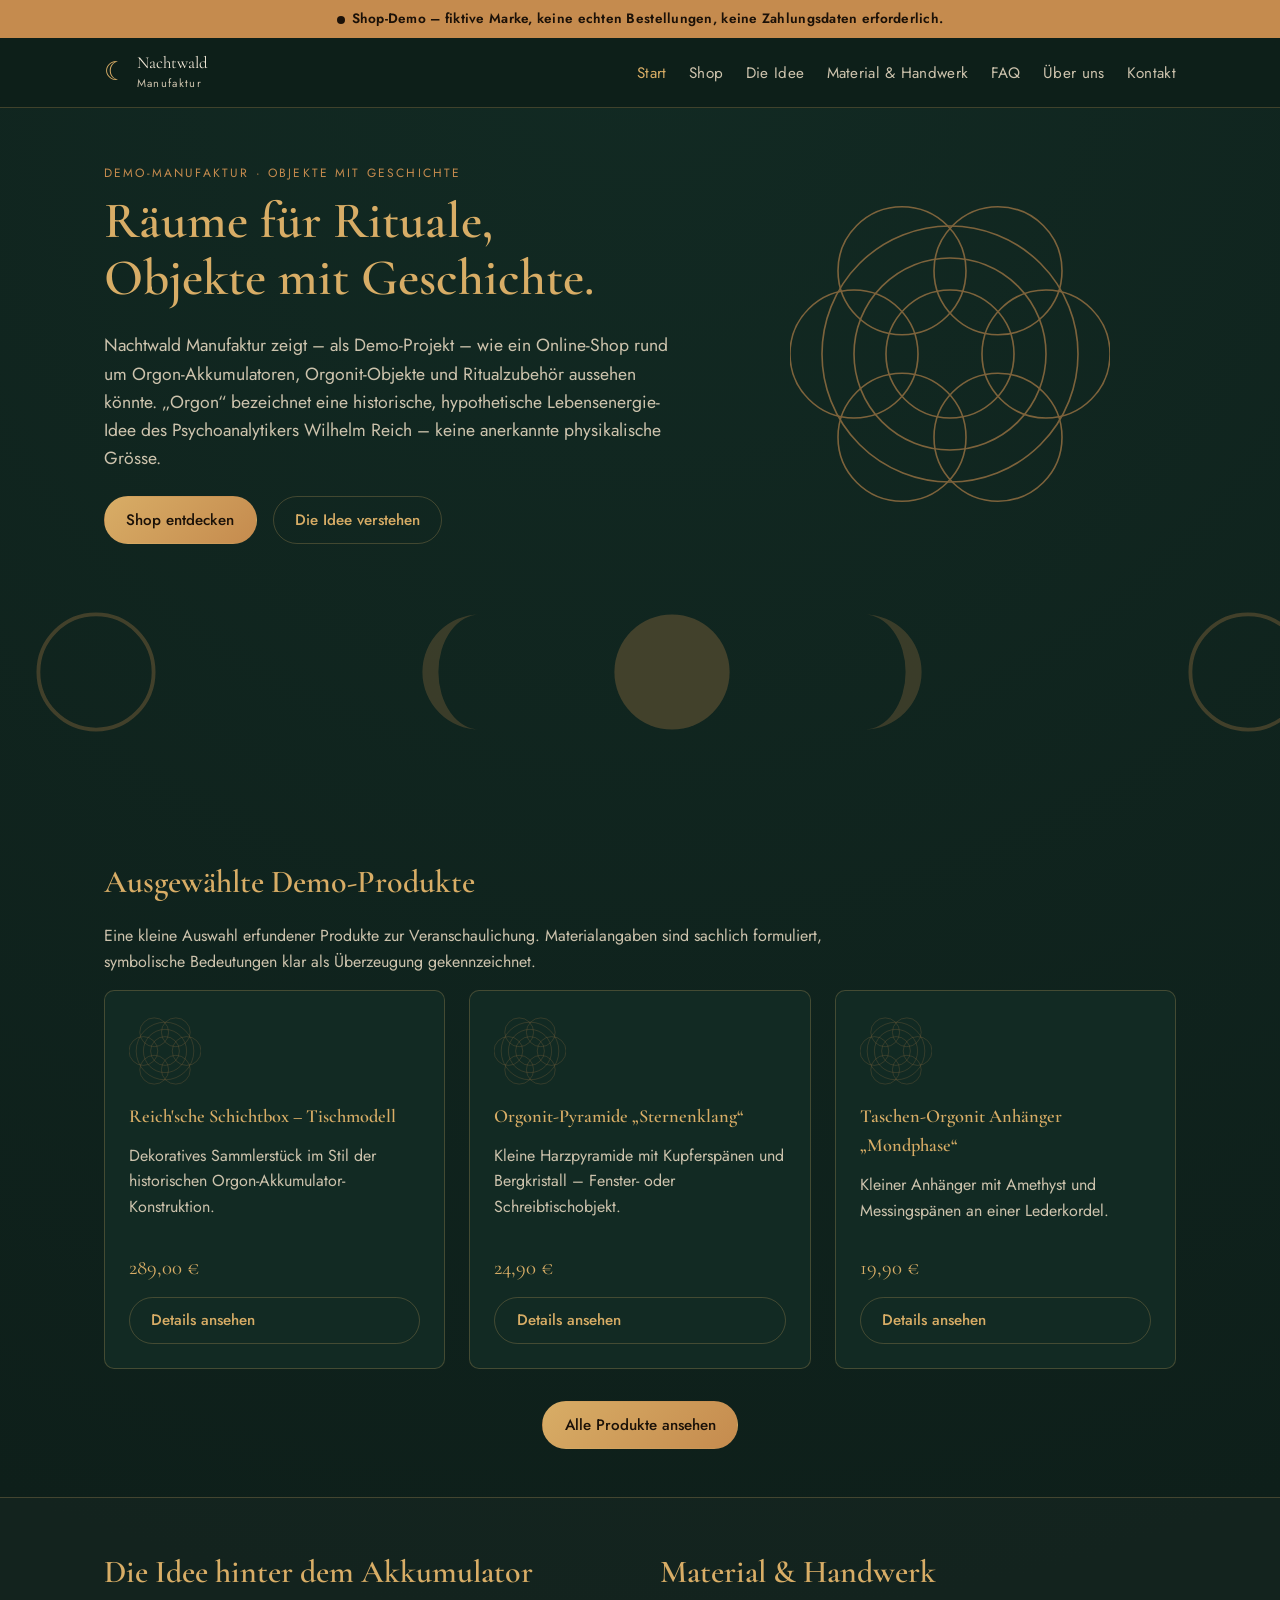
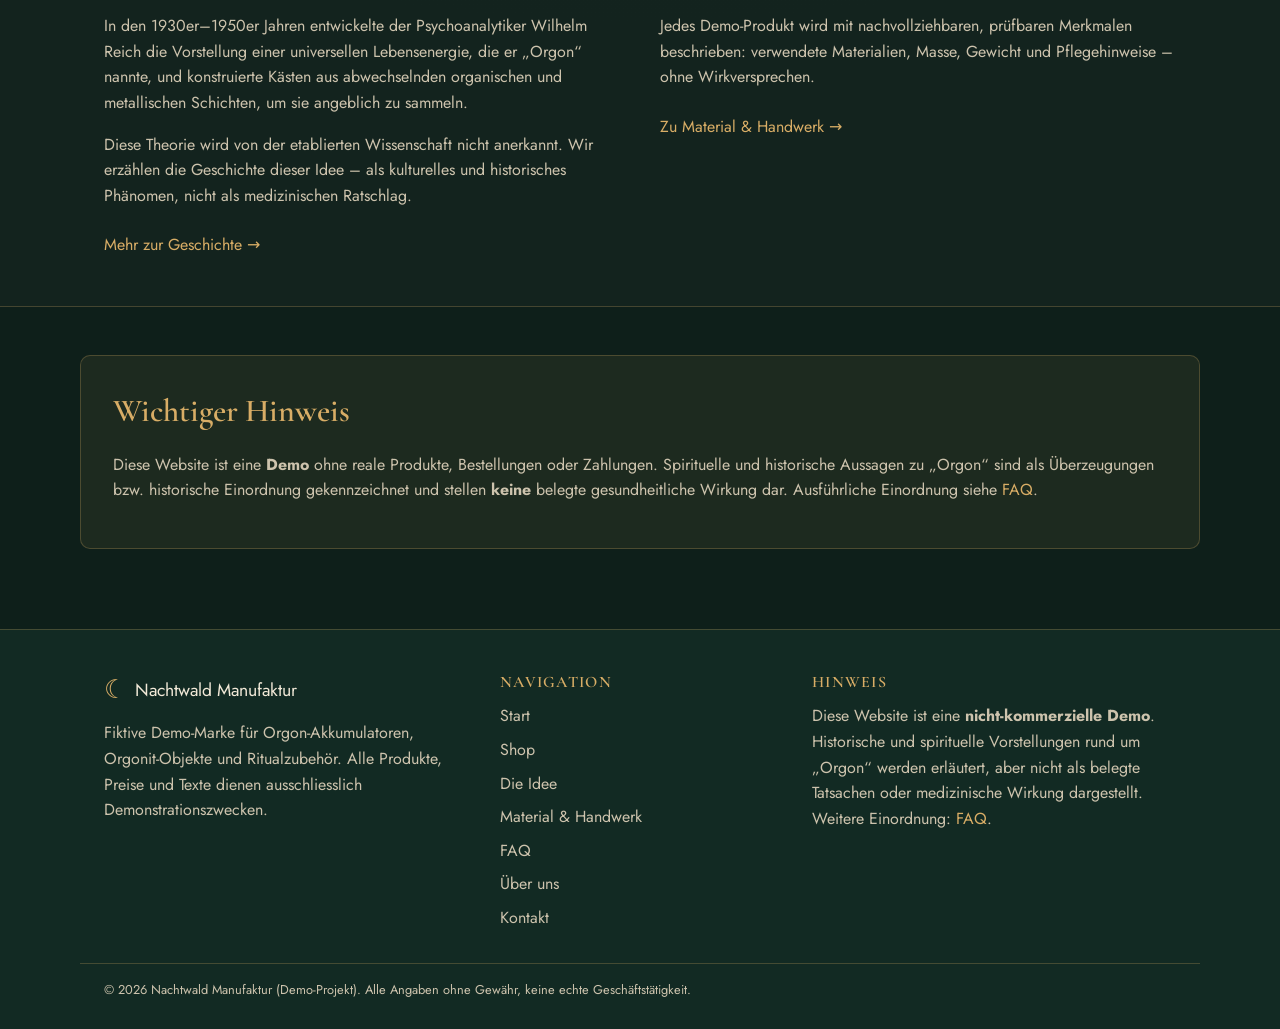
<file: index.html>
<!DOCTYPE html>
<html lang="de">
<head>
<meta charset="UTF-8">
<meta name="viewport" content="width=device-width, initial-scale=1.0">
<title>Start · Nachtwald Manufaktur (Demo)</title>
<meta name="description" content="Demo-Website eines Esoterik-Shops rund um Orgon-Akkumulatoren, Orgonit und Ritualzubehör.">
<meta name="robots" content="noindex, nofollow">
<link rel="icon" href="assets/favicon.svg" type="image/svg+xml">
<link rel="stylesheet" href="css/style.css">
<link rel="preconnect" href="https://fonts.googleapis.com"><link href="https://fonts.googleapis.com/css2?family=Cormorant+Garamond:wght@500;600;700&family=Jost:wght@400;500&display=swap" rel="stylesheet">

</head>
<body>
<a class="skip-link" href="#inhalt">Zum Inhalt springen</a>
<div class="demo-banner" role="note"><span class="demo-banner__dot" aria-hidden="true"></span>Shop-Demo &ndash; fiktive Marke, keine echten Bestellungen, keine Zahlungsdaten erforderlich.</div>
<header class="site-header">
  <div class="wrap site-header__bar">
    <a class="brand" href="index.html">
      <span class="brand__mark" aria-hidden="true">&#9790;</span>
      <span class="brand__text">Nachtwald<br><small>Manufaktur</small></span>
    </a>
    <button class="nav-toggle" id="navToggle" aria-expanded="false" aria-controls="siteNav">
      <span></span><span></span><span></span>
      <span class="sr-only">Menü öffnen</span>
    </button>
    <nav class="site-nav" id="siteNav" aria-label="Hauptnavigation">
      <ul>
      <li><a href="index.html" class="is-active" aria-current="page">Start</a></li>
<li><a href="shop.html">Shop</a></li>
<li><a href="idee.html">Die Idee</a></li>
<li><a href="material.html">Material & Handwerk</a></li>
<li><a href="faq.html">FAQ</a></li>
<li><a href="ueber-uns.html">Über uns</a></li>
<li><a href="kontakt.html">Kontakt</a></li>
      </ul>
    </nav>
  </div>
</header>
<main id="inhalt">

<section class="hero">
  <div class="wrap hero__inner">
    <div class="hero__text">
      <p class="eyebrow">Demo-Manufaktur &middot; Objekte mit Geschichte</p>
      <h1>Räume für Rituale,<br>Objekte mit Geschichte.</h1>
      <p class="lead">Nachtwald Manufaktur zeigt &ndash; als Demo-Projekt &ndash; wie ein Online-Shop
      rund um Orgon-Akkumulatoren, Orgonit-Objekte und Ritualzubehör aussehen könnte.
      „Orgon“ bezeichnet eine historische, hypothetische Lebensenergie-Idee des Psychoanalytikers
      Wilhelm Reich &ndash; keine anerkannte physikalische Grösse.</p>
      <div class="hero__actions">
        <a class="btn btn--primary" href="shop.html">Shop entdecken</a>
        <a class="btn btn--ghost" href="idee.html">Die Idee verstehen</a>
      </div>
    </div>
    <div class="hero__deco" aria-hidden="true"><svg class="deco-rosette--hero" viewBox="0 0 200 200" aria-hidden="true" focusable="false"><g fill="none" stroke="currentColor" stroke-width="1"><circle cx="100" cy="100" r="80"/><circle cx="100" cy="100" r="60"/><circle cx="100" cy="100" r="40"/><circle cx="160.0" cy="100.0" r="40"/><circle cx="130.0" cy="152.0" r="40"/><circle cx="70.0" cy="152.0" r="40"/><circle cx="40.0" cy="100.0" r="40"/><circle cx="70.0" cy="48.0" r="40"/><circle cx="130.0" cy="48.0" r="40"/></g></svg></div>
  </div>
  <svg class="deco-moons" viewBox="0 0 400 60" preserveAspectRatio="xMidYMid meet" aria-hidden="true" focusable="false"><g fill="none" stroke="currentColor" stroke-width="1.2" opacity="0.55"><circle cx="30" cy="30" r="18"/><path d="M90 12a18 18 0 0 0 0 36 14 14 0 0 1 0-36z" fill="currentColor" stroke="none"/><path d="M150 12a18 18 0 1 0 0 36 13 18 0 0 1 0-36z" fill="currentColor" stroke="none" opacity="0.85"/><circle cx="210" cy="30" r="18" fill="currentColor" stroke="none"/><path d="M270 12a18 18 0 1 1 0 36 13 18 0 0 0 0-36z" fill="currentColor" stroke="none" opacity="0.85"/><path d="M330 12a18 18 0 0 1 0 36 14 14 0 0 0 0-36z" fill="currentColor" stroke="none"/><circle cx="390" cy="30" r="18"/></g></svg>
</section>

<section class="section">
  <div class="wrap">
    <h2 class="section__title">Ausgewählte Demo-Produkte</h2>
    <p class="section__intro">Eine kleine Auswahl erfundener Produkte zur Veranschaulichung. Materialangaben
    sind sachlich formuliert, symbolische Bedeutungen klar als Überzeugung gekennzeichnet.</p>
    <div class="product-grid product-grid--preview">
      
        <article class="product-card">
          <div class="product-card__media" aria-hidden="true"><svg class="deco-rosette--card" viewBox="0 0 200 200" aria-hidden="true" focusable="false"><g fill="none" stroke="currentColor" stroke-width="1"><circle cx="100" cy="100" r="80"/><circle cx="100" cy="100" r="60"/><circle cx="100" cy="100" r="40"/><circle cx="160.0" cy="100.0" r="40"/><circle cx="130.0" cy="152.0" r="40"/><circle cx="70.0" cy="152.0" r="40"/><circle cx="40.0" cy="100.0" r="40"/><circle cx="70.0" cy="48.0" r="40"/><circle cx="130.0" cy="48.0" r="40"/></g></svg></div>
          <h3>Reich'sche Schichtbox – Tischmodell</h3>
          <p class="product-card__short">Dekoratives Sammlerstück im Stil der historischen Orgon-Akkumulator-Konstruktion.</p>
          <p class="product-card__price">289,00 &euro;</p>
          <a class="btn btn--ghost" href="produkt-1-schichtbox.html">Details ansehen</a>
        </article>

        <article class="product-card">
          <div class="product-card__media" aria-hidden="true"><svg class="deco-rosette--card" viewBox="0 0 200 200" aria-hidden="true" focusable="false"><g fill="none" stroke="currentColor" stroke-width="1"><circle cx="100" cy="100" r="80"/><circle cx="100" cy="100" r="60"/><circle cx="100" cy="100" r="40"/><circle cx="160.0" cy="100.0" r="40"/><circle cx="130.0" cy="152.0" r="40"/><circle cx="70.0" cy="152.0" r="40"/><circle cx="40.0" cy="100.0" r="40"/><circle cx="70.0" cy="48.0" r="40"/><circle cx="130.0" cy="48.0" r="40"/></g></svg></div>
          <h3>Orgonit-Pyramide „Sternenklang“</h3>
          <p class="product-card__short">Kleine Harzpyramide mit Kupferspänen und Bergkristall – Fenster- oder Schreibtischobjekt.</p>
          <p class="product-card__price">24,90 &euro;</p>
          <a class="btn btn--ghost" href="produkt-2-pyramide.html">Details ansehen</a>
        </article>

        <article class="product-card">
          <div class="product-card__media" aria-hidden="true"><svg class="deco-rosette--card" viewBox="0 0 200 200" aria-hidden="true" focusable="false"><g fill="none" stroke="currentColor" stroke-width="1"><circle cx="100" cy="100" r="80"/><circle cx="100" cy="100" r="60"/><circle cx="100" cy="100" r="40"/><circle cx="160.0" cy="100.0" r="40"/><circle cx="130.0" cy="152.0" r="40"/><circle cx="70.0" cy="152.0" r="40"/><circle cx="40.0" cy="100.0" r="40"/><circle cx="70.0" cy="48.0" r="40"/><circle cx="130.0" cy="48.0" r="40"/></g></svg></div>
          <h3>Taschen-Orgonit Anhänger „Mondphase“</h3>
          <p class="product-card__short">Kleiner Anhänger mit Amethyst und Messingspänen an einer Lederkordel.</p>
          <p class="product-card__price">19,90 &euro;</p>
          <a class="btn btn--ghost" href="produkt-3-anhaenger.html">Details ansehen</a>
        </article>
    </div>
    <div class="section__cta">
      <a class="btn btn--primary" href="shop.html">Alle Produkte ansehen</a>
    </div>
  </div>
</section>

<section class="section section--alt">
  <div class="wrap two-col">
    <div>
      <h2 class="section__title">Die Idee hinter dem Akkumulator</h2>
      <p>In den 1930er&ndash;1950er Jahren entwickelte der Psychoanalytiker Wilhelm Reich die Vorstellung
      einer universellen Lebensenergie, die er „Orgon“ nannte, und konstruierte Kästen aus
      abwechselnden organischen und metallischen Schichten, um sie angeblich zu sammeln.</p>
      <p>Diese Theorie wird von der etablierten Wissenschaft nicht anerkannt. Wir erzählen die
      Geschichte dieser Idee &ndash; als kulturelles und historisches Phänomen, nicht als
      medizinischen Ratschlag.</p>
      <a class="link-arrow" href="idee.html">Mehr zur Geschichte &rarr;</a>
    </div>
    <div>
      <h2 class="section__title">Material &amp; Handwerk</h2>
      <p>Jedes Demo-Produkt wird mit nachvollziehbaren, prüfbaren Merkmalen beschrieben: verwendete
      Materialien, Masse, Gewicht und Pflegehinweise &ndash; ohne Wirkversprechen.</p>
      <a class="link-arrow" href="material.html">Zu Material &amp; Handwerk &rarr;</a>
    </div>
  </div>
</section>

<section class="section">
  <div class="wrap callout">
    <h2>Wichtiger Hinweis</h2>
    <p>Diese Website ist eine <strong>Demo</strong> ohne reale Produkte, Bestellungen oder Zahlungen.
    Spirituelle und historische Aussagen zu „Orgon“ sind als Überzeugungen bzw. historische
    Einordnung gekennzeichnet und stellen <strong>keine</strong> belegte gesundheitliche Wirkung dar.
    Ausführliche Einordnung siehe <a href="faq.html">FAQ</a>.</p>
  </div>
</section>

</main>
<footer class="site-footer">
  <div class="wrap site-footer__grid">
    <div>
      <div class="brand brand--footer"><span class="brand__mark" aria-hidden="true">&#9790;</span> Nachtwald Manufaktur</div>
      <p>Fiktive Demo-Marke für Orgon-Akkumulatoren, Orgonit-Objekte und Ritualzubehör. Alle Produkte, Preise und Texte dienen ausschliesslich Demonstrationszwecken.</p>
    </div>
    <div>
      <h2>Navigation</h2>
      <ul class="footer-links">
        <li><a href="index.html">Start</a></li><li><a href="shop.html">Shop</a></li><li><a href="idee.html">Die Idee</a></li><li><a href="material.html">Material & Handwerk</a></li><li><a href="faq.html">FAQ</a></li><li><a href="ueber-uns.html">Über uns</a></li><li><a href="kontakt.html">Kontakt</a></li>
      </ul>
    </div>
    <div>
      <h2>Hinweis</h2>
      <p>Diese Website ist eine <strong>nicht-kommerzielle Demo</strong>. Historische und spirituelle Vorstellungen rund um „Orgon“ werden erläutert, aber nicht als belegte Tatsachen oder medizinische Wirkung dargestellt. Weitere Einordnung: <a href="faq.html">FAQ</a>.</p>
    </div>
  </div>
  <div class="wrap site-footer__bottom">
    <p>&copy; 2026 Nachtwald Manufaktur (Demo-Projekt). Alle Angaben ohne Gewähr, keine echte Geschäftstätigkeit.</p>
  </div>
</footer>
<script src="js/main.js" defer></script>
</body>
</html>
</file>
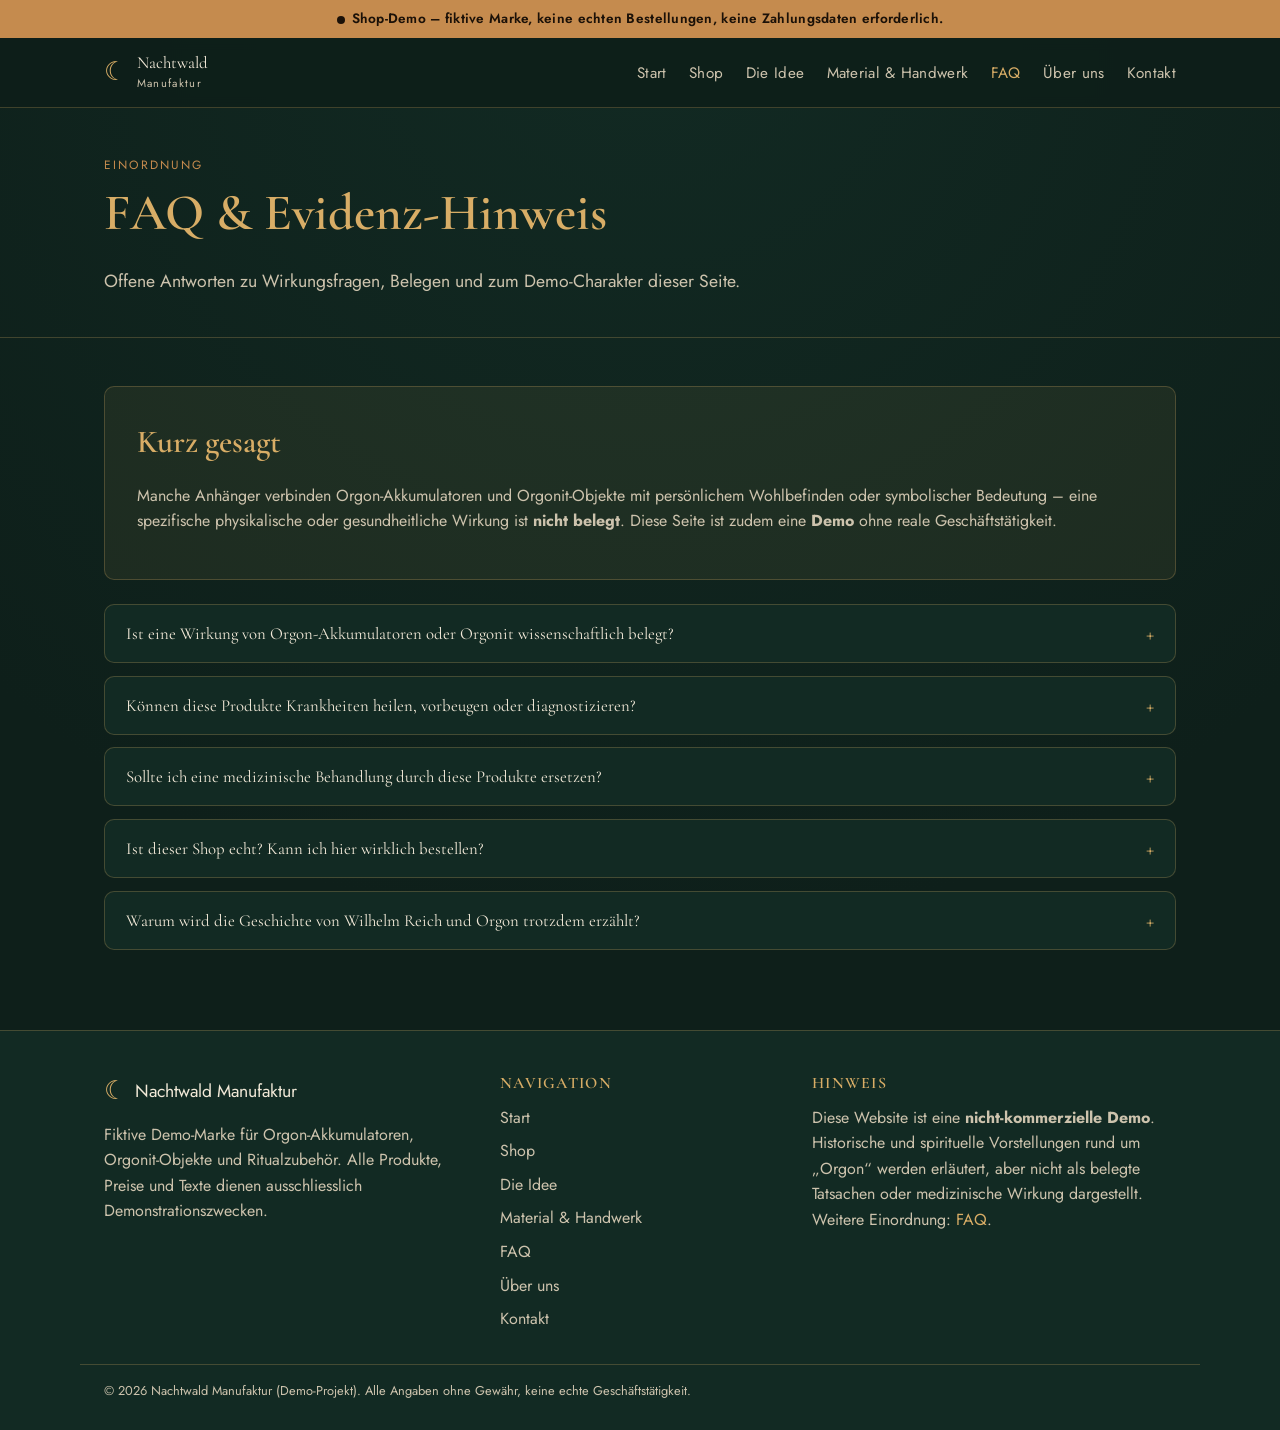
<file: faq.html>
<!DOCTYPE html>
<html lang="de">
<head>
<meta charset="UTF-8">
<meta name="viewport" content="width=device-width, initial-scale=1.0">
<title>FAQ · Nachtwald Manufaktur (Demo)</title>
<meta name="description" content="Häufige Fragen zu Evidenz, Wirkung und zum Demo-Charakter der Website.">
<meta name="robots" content="noindex, nofollow">
<link rel="icon" href="assets/favicon.svg" type="image/svg+xml">
<link rel="stylesheet" href="css/style.css">
<link rel="preconnect" href="https://fonts.googleapis.com"><link href="https://fonts.googleapis.com/css2?family=Cormorant+Garamond:wght@500;600;700&family=Jost:wght@400;500&display=swap" rel="stylesheet">

</head>
<body>
<a class="skip-link" href="#inhalt">Zum Inhalt springen</a>
<div class="demo-banner" role="note"><span class="demo-banner__dot" aria-hidden="true"></span>Shop-Demo &ndash; fiktive Marke, keine echten Bestellungen, keine Zahlungsdaten erforderlich.</div>
<header class="site-header">
  <div class="wrap site-header__bar">
    <a class="brand" href="index.html">
      <span class="brand__mark" aria-hidden="true">&#9790;</span>
      <span class="brand__text">Nachtwald<br><small>Manufaktur</small></span>
    </a>
    <button class="nav-toggle" id="navToggle" aria-expanded="false" aria-controls="siteNav">
      <span></span><span></span><span></span>
      <span class="sr-only">Menü öffnen</span>
    </button>
    <nav class="site-nav" id="siteNav" aria-label="Hauptnavigation">
      <ul>
      <li><a href="index.html">Start</a></li>
<li><a href="shop.html">Shop</a></li>
<li><a href="idee.html">Die Idee</a></li>
<li><a href="material.html">Material & Handwerk</a></li>
<li><a href="faq.html" class="is-active" aria-current="page">FAQ</a></li>
<li><a href="ueber-uns.html">Über uns</a></li>
<li><a href="kontakt.html">Kontakt</a></li>
      </ul>
    </nav>
  </div>
</header>
<main id="inhalt">

<section class="page-header">
  <div class="wrap">
    <p class="eyebrow">Einordnung</p>
    <h1>FAQ &amp; Evidenz-Hinweis</h1>
    <p class="lead">Offene Antworten zu Wirkungsfragen, Belegen und zum Demo-Charakter dieser Seite.</p>
  </div>
</section>
<section class="section">
  <div class="wrap">
    <div class="callout">
      <h2>Kurz gesagt</h2>
      <p>Manche Anhänger verbinden Orgon-Akkumulatoren und Orgonit-Objekte mit persönlichem
      Wohlbefinden oder symbolischer Bedeutung &ndash; eine spezifische physikalische oder
      gesundheitliche Wirkung ist <strong>nicht belegt</strong>. Diese Seite ist zudem eine
      <strong>Demo</strong> ohne reale Geschäftstätigkeit.</p>
    </div>
    <div class="faq-list">
      
        <div class="faq-item">
          <button type="button" class="faq-item__question" aria-expanded="false">
            <span>Ist eine Wirkung von Orgon-Akkumulatoren oder Orgonit wissenschaftlich belegt?</span>
            <span class="faq-item__icon" aria-hidden="true">+</span>
          </button>
          <div class="faq-item__answer"><p>Nein. Es gibt keine von der etablierten Wissenschaft anerkannte, reproduzierbare Evidenz für eine physikalische oder gesundheitliche Wirkung von Orgon-Akkumulatoren oder Orgonit-Objekten. Manche Anhänger verbinden damit persönliche Erfahrungen oder symbolische Bedeutungen &ndash; das bleibt eine individuelle Überzeugung, keine belegte Tatsache.</p></div>
        </div>

        <div class="faq-item">
          <button type="button" class="faq-item__question" aria-expanded="false">
            <span>Können diese Produkte Krankheiten heilen, vorbeugen oder diagnostizieren?</span>
            <span class="faq-item__icon" aria-hidden="true">+</span>
          </button>
          <div class="faq-item__answer"><p>Nein. Wir machen und unterstützen keine Heil-, Diagnose-, Präventions-, Entgiftungs-, Immunitäts- oder Strahlenschutzversprechen. Diese Produkte sind als Deko-, Sammler- oder Ritualobjekte gedacht.</p></div>
        </div>

        <div class="faq-item">
          <button type="button" class="faq-item__question" aria-expanded="false">
            <span>Sollte ich eine medizinische Behandlung durch diese Produkte ersetzen?</span>
            <span class="faq-item__icon" aria-hidden="true">+</span>
          </button>
          <div class="faq-item__answer"><p>Nein, unter keinen Umständen. Bei gesundheitlichen Anliegen sollte stets qualifiziertes medizinisches Fachpersonal konsultiert werden. Diese Produkte sind kein Ersatz für Diagnose oder Behandlung.</p></div>
        </div>

        <div class="faq-item">
          <button type="button" class="faq-item__question" aria-expanded="false">
            <span>Ist dieser Shop echt? Kann ich hier wirklich bestellen?</span>
            <span class="faq-item__icon" aria-hidden="true">+</span>
          </button>
          <div class="faq-item__answer"><p>Nein. Diese gesamte Website ist eine <strong>Demo</strong> zu Design- und Entwicklungszwecken. „Nachtwald Manufaktur“ ist eine fiktive Marke, es gibt keine echten Produkte, Bestellungen, Zahlungen oder Lieferungen.</p></div>
        </div>

        <div class="faq-item">
          <button type="button" class="faq-item__question" aria-expanded="false">
            <span>Warum wird die Geschichte von Wilhelm Reich und Orgon trotzdem erzählt?</span>
            <span class="faq-item__icon" aria-hidden="true">+</span>
          </button>
          <div class="faq-item__answer"><p>Weil sie ein interessantes kulturhistorisches Phänomen ist und erklärt, woher die verwendeten Begriffe und Formen stammen. Die historische Einordnung erfolgt bewusst neutral, siehe <a href="idee.html">Die Idee</a>.</p></div>
        </div>
    </div>
  </div>
</section>

</main>
<footer class="site-footer">
  <div class="wrap site-footer__grid">
    <div>
      <div class="brand brand--footer"><span class="brand__mark" aria-hidden="true">&#9790;</span> Nachtwald Manufaktur</div>
      <p>Fiktive Demo-Marke für Orgon-Akkumulatoren, Orgonit-Objekte und Ritualzubehör. Alle Produkte, Preise und Texte dienen ausschliesslich Demonstrationszwecken.</p>
    </div>
    <div>
      <h2>Navigation</h2>
      <ul class="footer-links">
        <li><a href="index.html">Start</a></li><li><a href="shop.html">Shop</a></li><li><a href="idee.html">Die Idee</a></li><li><a href="material.html">Material & Handwerk</a></li><li><a href="faq.html">FAQ</a></li><li><a href="ueber-uns.html">Über uns</a></li><li><a href="kontakt.html">Kontakt</a></li>
      </ul>
    </div>
    <div>
      <h2>Hinweis</h2>
      <p>Diese Website ist eine <strong>nicht-kommerzielle Demo</strong>. Historische und spirituelle Vorstellungen rund um „Orgon“ werden erläutert, aber nicht als belegte Tatsachen oder medizinische Wirkung dargestellt. Weitere Einordnung: <a href="faq.html">FAQ</a>.</p>
    </div>
  </div>
  <div class="wrap site-footer__bottom">
    <p>&copy; 2026 Nachtwald Manufaktur (Demo-Projekt). Alle Angaben ohne Gewähr, keine echte Geschäftstätigkeit.</p>
  </div>
</footer>
<script src="js/main.js" defer></script>
</body>
</html>
</file>
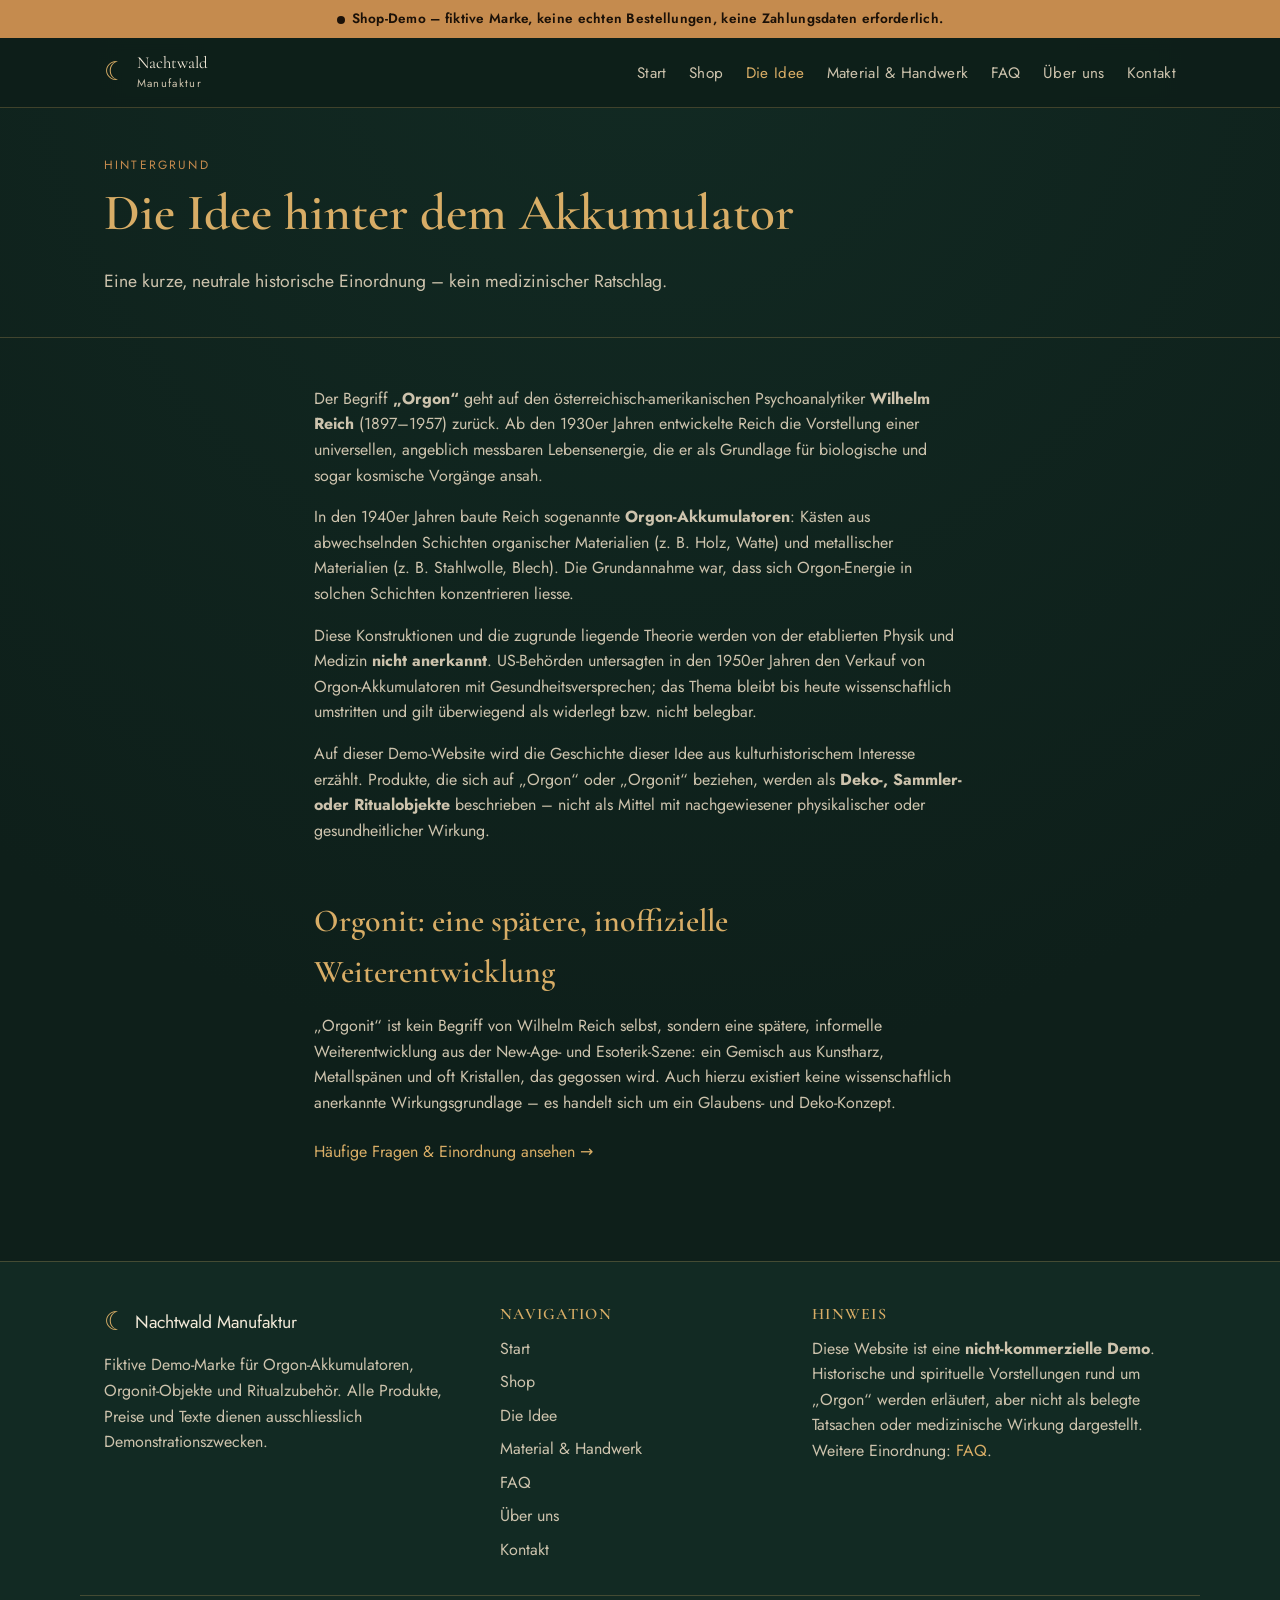
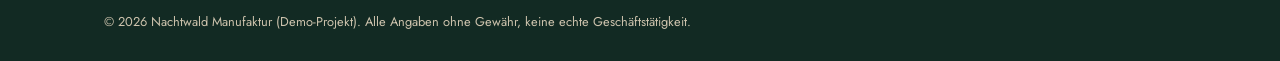
<file: idee.html>
<!DOCTYPE html>
<html lang="de">
<head>
<meta charset="UTF-8">
<meta name="viewport" content="width=device-width, initial-scale=1.0">
<title>Die Idee · Nachtwald Manufaktur (Demo)</title>
<meta name="description" content="Neutrale historische Einordnung zu Wilhelm Reich, Orgon-Theorie und Orgon-Akkumulatoren.">
<meta name="robots" content="noindex, nofollow">
<link rel="icon" href="assets/favicon.svg" type="image/svg+xml">
<link rel="stylesheet" href="css/style.css">
<link rel="preconnect" href="https://fonts.googleapis.com"><link href="https://fonts.googleapis.com/css2?family=Cormorant+Garamond:wght@500;600;700&family=Jost:wght@400;500&display=swap" rel="stylesheet">

</head>
<body>
<a class="skip-link" href="#inhalt">Zum Inhalt springen</a>
<div class="demo-banner" role="note"><span class="demo-banner__dot" aria-hidden="true"></span>Shop-Demo &ndash; fiktive Marke, keine echten Bestellungen, keine Zahlungsdaten erforderlich.</div>
<header class="site-header">
  <div class="wrap site-header__bar">
    <a class="brand" href="index.html">
      <span class="brand__mark" aria-hidden="true">&#9790;</span>
      <span class="brand__text">Nachtwald<br><small>Manufaktur</small></span>
    </a>
    <button class="nav-toggle" id="navToggle" aria-expanded="false" aria-controls="siteNav">
      <span></span><span></span><span></span>
      <span class="sr-only">Menü öffnen</span>
    </button>
    <nav class="site-nav" id="siteNav" aria-label="Hauptnavigation">
      <ul>
      <li><a href="index.html">Start</a></li>
<li><a href="shop.html">Shop</a></li>
<li><a href="idee.html" class="is-active" aria-current="page">Die Idee</a></li>
<li><a href="material.html">Material & Handwerk</a></li>
<li><a href="faq.html">FAQ</a></li>
<li><a href="ueber-uns.html">Über uns</a></li>
<li><a href="kontakt.html">Kontakt</a></li>
      </ul>
    </nav>
  </div>
</header>
<main id="inhalt">

<section class="page-header">
  <div class="wrap">
    <p class="eyebrow">Hintergrund</p>
    <h1>Die Idee hinter dem Akkumulator</h1>
    <p class="lead">Eine kurze, neutrale historische Einordnung &ndash; kein medizinischer Ratschlag.</p>
  </div>
</section>
<section class="section">
  <div class="wrap prose">
    <p>Der Begriff <strong>„Orgon“</strong> geht auf den österreichisch-amerikanischen Psychoanalytiker
    <strong>Wilhelm Reich</strong> (1897&ndash;1957) zurück. Ab den 1930er Jahren entwickelte Reich die
    Vorstellung einer universellen, angeblich messbaren Lebensenergie, die er als Grundlage für
    biologische und sogar kosmische Vorgänge ansah.</p>
    <p>In den 1940er Jahren baute Reich sogenannte <strong>Orgon-Akkumulatoren</strong>: Kästen aus
    abwechselnden Schichten organischer Materialien (z. B. Holz, Watte) und metallischer Materialien
    (z. B. Stahlwolle, Blech). Die Grundannahme war, dass sich Orgon-Energie in solchen Schichten
    konzentrieren liesse.</p>
    <p>Diese Konstruktionen und die zugrunde liegende Theorie werden von der etablierten Physik und
    Medizin <strong>nicht anerkannt</strong>. US-Behörden untersagten in den 1950er Jahren den Verkauf
    von Orgon-Akkumulatoren mit Gesundheitsversprechen; das Thema bleibt bis heute wissenschaftlich
    umstritten und gilt überwiegend als widerlegt bzw. nicht belegbar.</p>
    <p>Auf dieser Demo-Website wird die Geschichte dieser Idee aus kulturhistorischem Interesse
    erzählt. Produkte, die sich auf „Orgon“ oder „Orgonit“ beziehen, werden als
    <strong>Deko-, Sammler- oder Ritualobjekte</strong> beschrieben &ndash; nicht als Mittel mit
    nachgewiesener physikalischer oder gesundheitlicher Wirkung.</p>
    <h2>Orgonit: eine spätere, inoffizielle Weiterentwicklung</h2>
    <p>„Orgonit“ ist kein Begriff von Wilhelm Reich selbst, sondern eine spätere, informelle
    Weiterentwicklung aus der New-Age- und Esoterik-Szene: ein Gemisch aus Kunstharz, Metallspänen
    und oft Kristallen, das gegossen wird. Auch hierzu existiert keine wissenschaftlich anerkannte
    Wirkungsgrundlage &ndash; es handelt sich um ein Glaubens- und Deko-Konzept.</p>
    <p><a class="link-arrow" href="faq.html">Häufige Fragen &amp; Einordnung ansehen &rarr;</a></p>
  </div>
</section>

</main>
<footer class="site-footer">
  <div class="wrap site-footer__grid">
    <div>
      <div class="brand brand--footer"><span class="brand__mark" aria-hidden="true">&#9790;</span> Nachtwald Manufaktur</div>
      <p>Fiktive Demo-Marke für Orgon-Akkumulatoren, Orgonit-Objekte und Ritualzubehör. Alle Produkte, Preise und Texte dienen ausschliesslich Demonstrationszwecken.</p>
    </div>
    <div>
      <h2>Navigation</h2>
      <ul class="footer-links">
        <li><a href="index.html">Start</a></li><li><a href="shop.html">Shop</a></li><li><a href="idee.html">Die Idee</a></li><li><a href="material.html">Material & Handwerk</a></li><li><a href="faq.html">FAQ</a></li><li><a href="ueber-uns.html">Über uns</a></li><li><a href="kontakt.html">Kontakt</a></li>
      </ul>
    </div>
    <div>
      <h2>Hinweis</h2>
      <p>Diese Website ist eine <strong>nicht-kommerzielle Demo</strong>. Historische und spirituelle Vorstellungen rund um „Orgon“ werden erläutert, aber nicht als belegte Tatsachen oder medizinische Wirkung dargestellt. Weitere Einordnung: <a href="faq.html">FAQ</a>.</p>
    </div>
  </div>
  <div class="wrap site-footer__bottom">
    <p>&copy; 2026 Nachtwald Manufaktur (Demo-Projekt). Alle Angaben ohne Gewähr, keine echte Geschäftstätigkeit.</p>
  </div>
</footer>
<script src="js/main.js" defer></script>
</body>
</html>
</file>
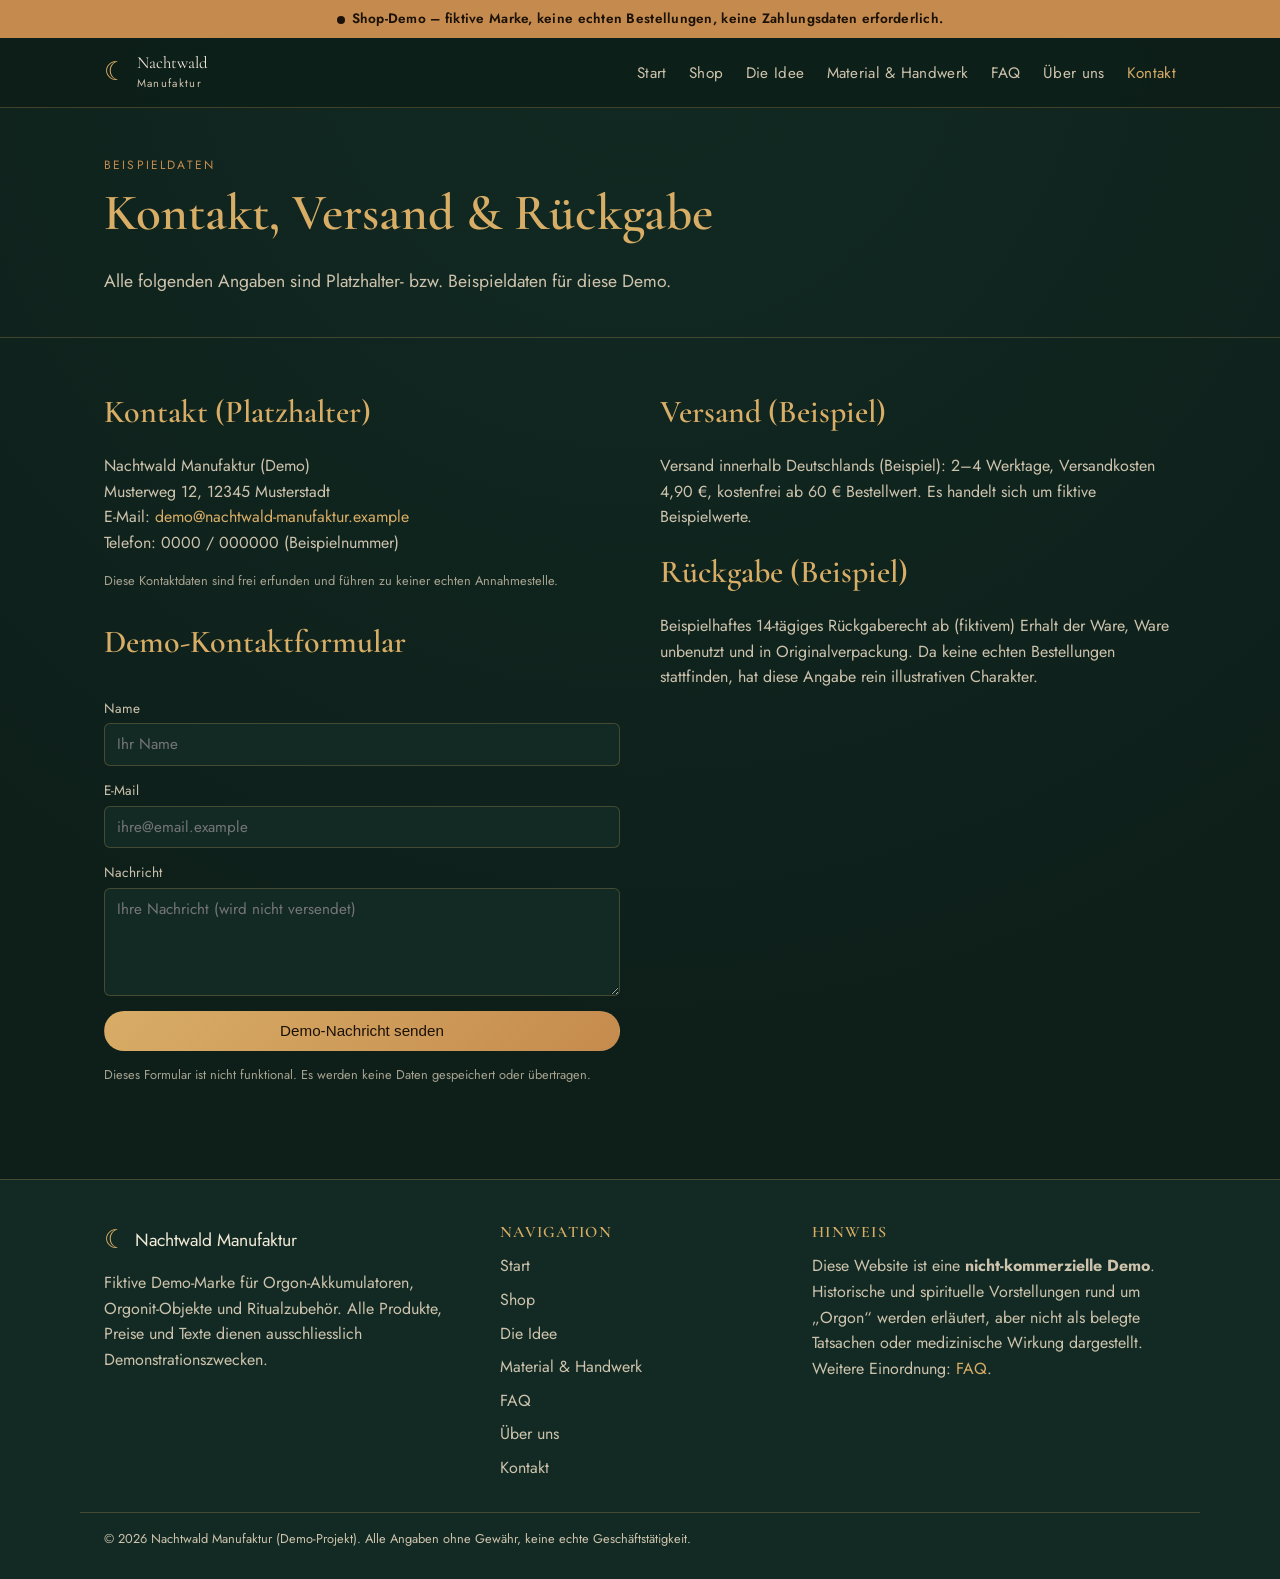
<file: kontakt.html>
<!DOCTYPE html>
<html lang="de">
<head>
<meta charset="UTF-8">
<meta name="viewport" content="width=device-width, initial-scale=1.0">
<title>Kontakt · Nachtwald Manufaktur (Demo)</title>
<meta name="description" content="Platzhalter-Kontakt-, Versand- und Rückgabeinformationen für die Demo.">
<meta name="robots" content="noindex, nofollow">
<link rel="icon" href="assets/favicon.svg" type="image/svg+xml">
<link rel="stylesheet" href="css/style.css">
<link rel="preconnect" href="https://fonts.googleapis.com"><link href="https://fonts.googleapis.com/css2?family=Cormorant+Garamond:wght@500;600;700&family=Jost:wght@400;500&display=swap" rel="stylesheet">

</head>
<body>
<a class="skip-link" href="#inhalt">Zum Inhalt springen</a>
<div class="demo-banner" role="note"><span class="demo-banner__dot" aria-hidden="true"></span>Shop-Demo &ndash; fiktive Marke, keine echten Bestellungen, keine Zahlungsdaten erforderlich.</div>
<header class="site-header">
  <div class="wrap site-header__bar">
    <a class="brand" href="index.html">
      <span class="brand__mark" aria-hidden="true">&#9790;</span>
      <span class="brand__text">Nachtwald<br><small>Manufaktur</small></span>
    </a>
    <button class="nav-toggle" id="navToggle" aria-expanded="false" aria-controls="siteNav">
      <span></span><span></span><span></span>
      <span class="sr-only">Menü öffnen</span>
    </button>
    <nav class="site-nav" id="siteNav" aria-label="Hauptnavigation">
      <ul>
      <li><a href="index.html">Start</a></li>
<li><a href="shop.html">Shop</a></li>
<li><a href="idee.html">Die Idee</a></li>
<li><a href="material.html">Material & Handwerk</a></li>
<li><a href="faq.html">FAQ</a></li>
<li><a href="ueber-uns.html">Über uns</a></li>
<li><a href="kontakt.html" class="is-active" aria-current="page">Kontakt</a></li>
      </ul>
    </nav>
  </div>
</header>
<main id="inhalt">

<section class="page-header">
  <div class="wrap">
    <p class="eyebrow">Beispieldaten</p>
    <h1>Kontakt, Versand &amp; Rückgabe</h1>
    <p class="lead">Alle folgenden Angaben sind Platzhalter- bzw. Beispieldaten für diese Demo.</p>
  </div>
</section>
<section class="section">
  <div class="wrap two-col">
    <div>
      <h2>Kontakt (Platzhalter)</h2>
      <p>Nachtwald Manufaktur (Demo)<br>
      Musterweg 12, 12345 Musterstadt<br>
      E-Mail: <a href="mailto:demo@nachtwald-manufaktur.example">demo@nachtwald-manufaktur.example</a><br>
      Telefon: 0000 / 000000 (Beispielnummer)</p>
      <p class="fineprint">Diese Kontaktdaten sind frei erfunden und führen zu keiner echten
      Annahmestelle.</p>

      <form class="demo-form" data-demo-form aria-label="Demo-Kontaktformular">
        <h2>Demo-Kontaktformular</h2>
        <label>Name
          <input type="text" name="name" placeholder="Ihr Name" autocomplete="off">
        </label>
        <label>E-Mail
          <input type="email" name="email" placeholder="ihre@email.example" autocomplete="off">
        </label>
        <label>Nachricht
          <textarea name="message" rows="4" placeholder="Ihre Nachricht (wird nicht versendet)"></textarea>
        </label>
        <button type="submit" class="btn btn--primary">Demo-Nachricht senden</button>
        <p class="fineprint">Dieses Formular ist nicht funktional. Es werden keine Daten
        gespeichert oder übertragen.</p>
      </form>
    </div>
    <div>
      <h2>Versand (Beispiel)</h2>
      <p>Versand innerhalb Deutschlands (Beispiel): 2&ndash;4 Werktage, Versandkosten 4,90 &euro;,
      kostenfrei ab 60 &euro; Bestellwert. Es handelt sich um fiktive Beispielwerte.</p>
      <h2>Rückgabe (Beispiel)</h2>
      <p>Beispielhaftes 14-tägiges Rückgaberecht ab (fiktivem) Erhalt der Ware, Ware unbenutzt und
      in Originalverpackung. Da keine echten Bestellungen stattfinden, hat diese Angabe rein
      illustrativen Charakter.</p>
    </div>
  </div>
</section>
<div class="cart-toast" id="cartToast" role="status" aria-live="polite" hidden></div>

</main>
<footer class="site-footer">
  <div class="wrap site-footer__grid">
    <div>
      <div class="brand brand--footer"><span class="brand__mark" aria-hidden="true">&#9790;</span> Nachtwald Manufaktur</div>
      <p>Fiktive Demo-Marke für Orgon-Akkumulatoren, Orgonit-Objekte und Ritualzubehör. Alle Produkte, Preise und Texte dienen ausschliesslich Demonstrationszwecken.</p>
    </div>
    <div>
      <h2>Navigation</h2>
      <ul class="footer-links">
        <li><a href="index.html">Start</a></li><li><a href="shop.html">Shop</a></li><li><a href="idee.html">Die Idee</a></li><li><a href="material.html">Material & Handwerk</a></li><li><a href="faq.html">FAQ</a></li><li><a href="ueber-uns.html">Über uns</a></li><li><a href="kontakt.html">Kontakt</a></li>
      </ul>
    </div>
    <div>
      <h2>Hinweis</h2>
      <p>Diese Website ist eine <strong>nicht-kommerzielle Demo</strong>. Historische und spirituelle Vorstellungen rund um „Orgon“ werden erläutert, aber nicht als belegte Tatsachen oder medizinische Wirkung dargestellt. Weitere Einordnung: <a href="faq.html">FAQ</a>.</p>
    </div>
  </div>
  <div class="wrap site-footer__bottom">
    <p>&copy; 2026 Nachtwald Manufaktur (Demo-Projekt). Alle Angaben ohne Gewähr, keine echte Geschäftstätigkeit.</p>
  </div>
</footer>
<script src="js/main.js" defer></script>
</body>
</html>
</file>
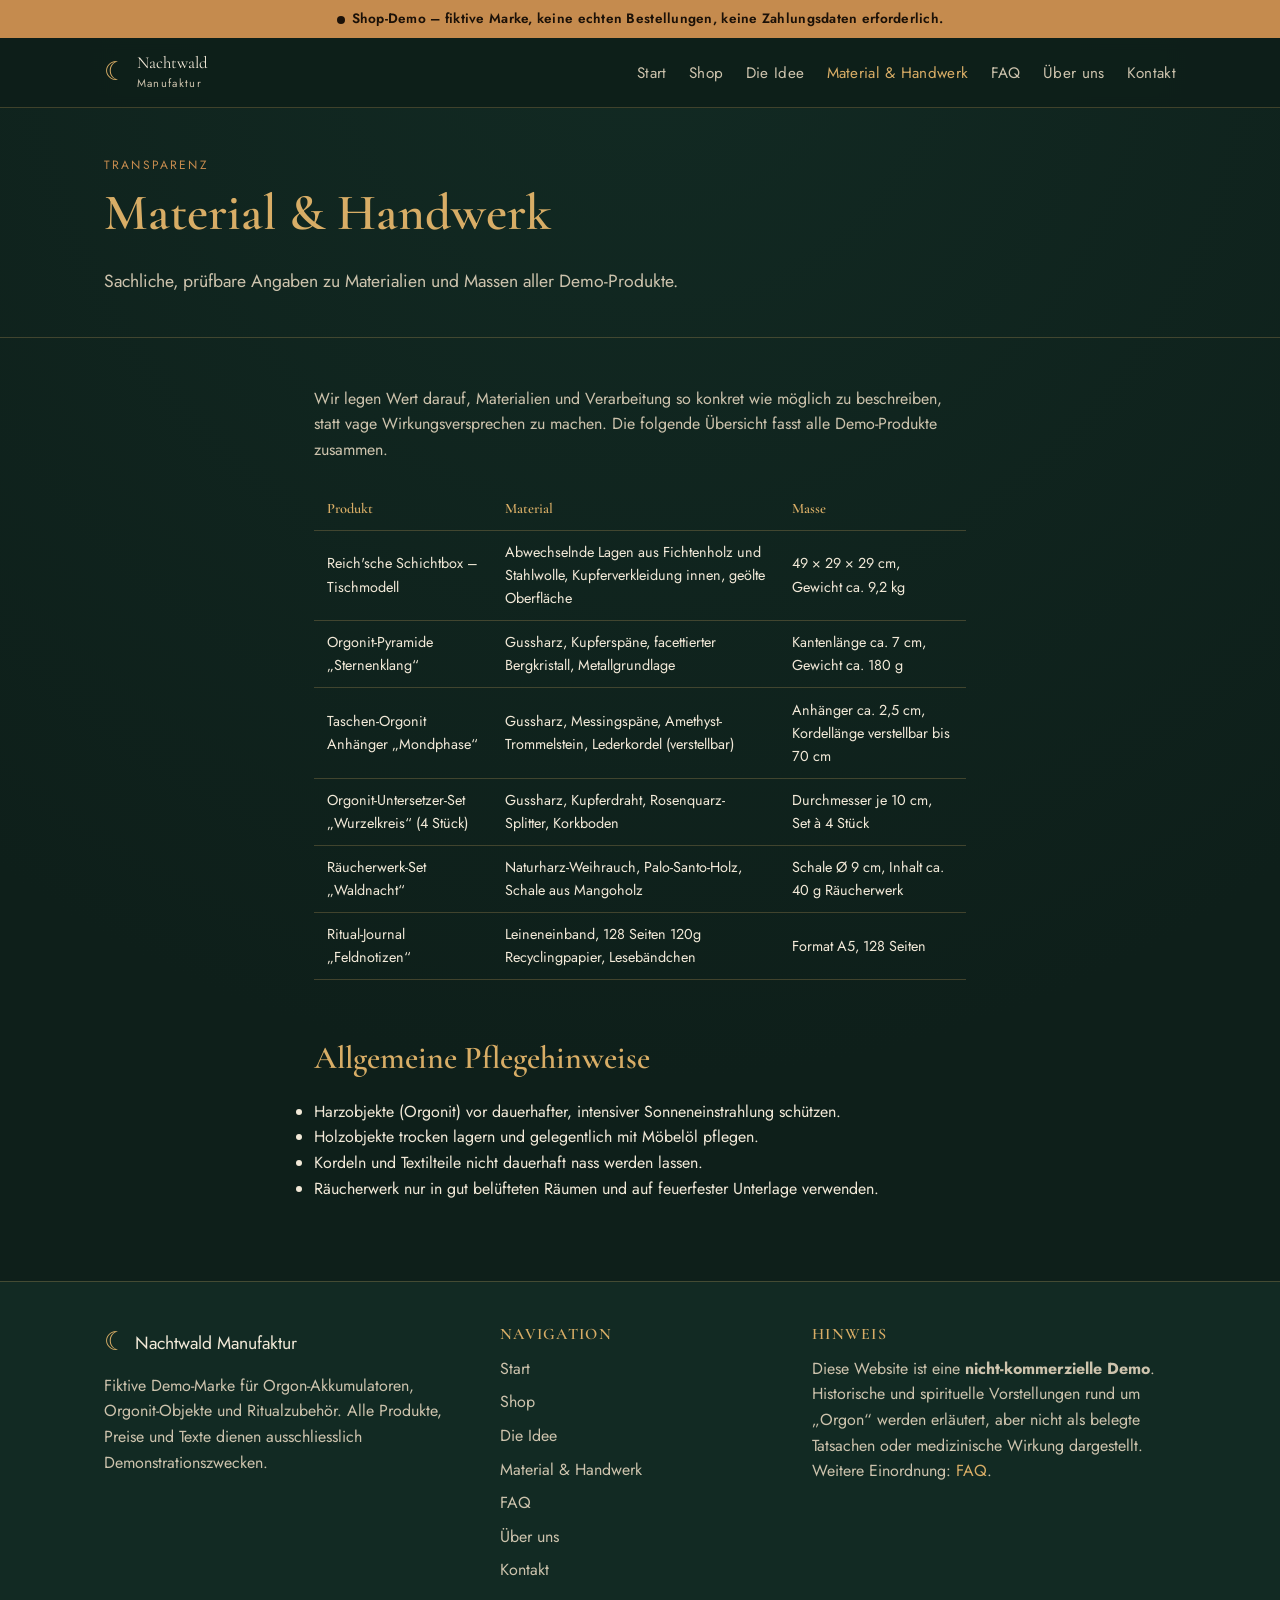
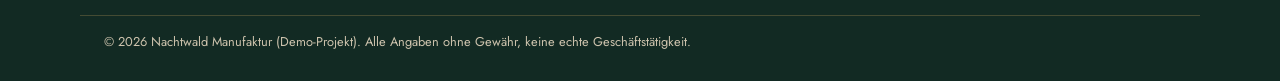
<file: material.html>
<!DOCTYPE html>
<html lang="de">
<head>
<meta charset="UTF-8">
<meta name="viewport" content="width=device-width, initial-scale=1.0">
<title>Material & Handwerk · Nachtwald Manufaktur (Demo)</title>
<meta name="description" content="Materialien, Masse und Pflegehinweise aller Demo-Produkte im Überblick.">
<meta name="robots" content="noindex, nofollow">
<link rel="icon" href="assets/favicon.svg" type="image/svg+xml">
<link rel="stylesheet" href="css/style.css">
<link rel="preconnect" href="https://fonts.googleapis.com"><link href="https://fonts.googleapis.com/css2?family=Cormorant+Garamond:wght@500;600;700&family=Jost:wght@400;500&display=swap" rel="stylesheet">

</head>
<body>
<a class="skip-link" href="#inhalt">Zum Inhalt springen</a>
<div class="demo-banner" role="note"><span class="demo-banner__dot" aria-hidden="true"></span>Shop-Demo &ndash; fiktive Marke, keine echten Bestellungen, keine Zahlungsdaten erforderlich.</div>
<header class="site-header">
  <div class="wrap site-header__bar">
    <a class="brand" href="index.html">
      <span class="brand__mark" aria-hidden="true">&#9790;</span>
      <span class="brand__text">Nachtwald<br><small>Manufaktur</small></span>
    </a>
    <button class="nav-toggle" id="navToggle" aria-expanded="false" aria-controls="siteNav">
      <span></span><span></span><span></span>
      <span class="sr-only">Menü öffnen</span>
    </button>
    <nav class="site-nav" id="siteNav" aria-label="Hauptnavigation">
      <ul>
      <li><a href="index.html">Start</a></li>
<li><a href="shop.html">Shop</a></li>
<li><a href="idee.html">Die Idee</a></li>
<li><a href="material.html" class="is-active" aria-current="page">Material & Handwerk</a></li>
<li><a href="faq.html">FAQ</a></li>
<li><a href="ueber-uns.html">Über uns</a></li>
<li><a href="kontakt.html">Kontakt</a></li>
      </ul>
    </nav>
  </div>
</header>
<main id="inhalt">

<section class="page-header">
  <div class="wrap">
    <p class="eyebrow">Transparenz</p>
    <h1>Material &amp; Handwerk</h1>
    <p class="lead">Sachliche, prüfbare Angaben zu Materialien und Massen aller Demo-Produkte.</p>
  </div>
</section>
<section class="section">
  <div class="wrap prose">
    <p>Wir legen Wert darauf, Materialien und Verarbeitung so konkret wie möglich zu beschreiben, statt
    vage Wirkungsversprechen zu machen. Die folgende Übersicht fasst alle Demo-Produkte zusammen.</p>
    <div class="table-wrap">
      <table class="data-table">
        <thead><tr><th>Produkt</th><th>Material</th><th>Masse</th></tr></thead>
        <tbody>
        <tr><td>Reich'sche Schichtbox – Tischmodell</td><td>Abwechselnde Lagen aus Fichtenholz und Stahlwolle, Kupferverkleidung innen, geölte Oberfläche</td><td>49 × 29 × 29 cm, Gewicht ca. 9,2 kg</td></tr>
<tr><td>Orgonit-Pyramide „Sternenklang“</td><td>Gussharz, Kupferspäne, facettierter Bergkristall, Metallgrundlage</td><td>Kantenlänge ca. 7 cm, Gewicht ca. 180 g</td></tr>
<tr><td>Taschen-Orgonit Anhänger „Mondphase“</td><td>Gussharz, Messingspäne, Amethyst-Trommelstein, Lederkordel (verstellbar)</td><td>Anhänger ca. 2,5 cm, Kordellänge verstellbar bis 70 cm</td></tr>
<tr><td>Orgonit-Untersetzer-Set „Wurzelkreis“ (4 Stück)</td><td>Gussharz, Kupferdraht, Rosenquarz-Splitter, Korkboden</td><td>Durchmesser je 10 cm, Set à 4 Stück</td></tr>
<tr><td>Räucherwerk-Set „Waldnacht“</td><td>Naturharz-Weihrauch, Palo-Santo-Holz, Schale aus Mangoholz</td><td>Schale Ø 9 cm, Inhalt ca. 40 g Räucherwerk</td></tr>
<tr><td>Ritual-Journal „Feldnotizen“</td><td>Leineneinband, 128 Seiten 120g Recyclingpapier, Lesebändchen</td><td>Format A5, 128 Seiten</td></tr>
        </tbody>
      </table>
    </div>
    <h2>Allgemeine Pflegehinweise</h2>
    <ul>
      <li>Harzobjekte (Orgonit) vor dauerhafter, intensiver Sonneneinstrahlung schützen.</li>
      <li>Holzobjekte trocken lagern und gelegentlich mit Möbelöl pflegen.</li>
      <li>Kordeln und Textilteile nicht dauerhaft nass werden lassen.</li>
      <li>Räucherwerk nur in gut belüfteten Räumen und auf feuerfester Unterlage verwenden.</li>
    </ul>
  </div>
</section>

</main>
<footer class="site-footer">
  <div class="wrap site-footer__grid">
    <div>
      <div class="brand brand--footer"><span class="brand__mark" aria-hidden="true">&#9790;</span> Nachtwald Manufaktur</div>
      <p>Fiktive Demo-Marke für Orgon-Akkumulatoren, Orgonit-Objekte und Ritualzubehör. Alle Produkte, Preise und Texte dienen ausschliesslich Demonstrationszwecken.</p>
    </div>
    <div>
      <h2>Navigation</h2>
      <ul class="footer-links">
        <li><a href="index.html">Start</a></li><li><a href="shop.html">Shop</a></li><li><a href="idee.html">Die Idee</a></li><li><a href="material.html">Material & Handwerk</a></li><li><a href="faq.html">FAQ</a></li><li><a href="ueber-uns.html">Über uns</a></li><li><a href="kontakt.html">Kontakt</a></li>
      </ul>
    </div>
    <div>
      <h2>Hinweis</h2>
      <p>Diese Website ist eine <strong>nicht-kommerzielle Demo</strong>. Historische und spirituelle Vorstellungen rund um „Orgon“ werden erläutert, aber nicht als belegte Tatsachen oder medizinische Wirkung dargestellt. Weitere Einordnung: <a href="faq.html">FAQ</a>.</p>
    </div>
  </div>
  <div class="wrap site-footer__bottom">
    <p>&copy; 2026 Nachtwald Manufaktur (Demo-Projekt). Alle Angaben ohne Gewähr, keine echte Geschäftstätigkeit.</p>
  </div>
</footer>
<script src="js/main.js" defer></script>
</body>
</html>
</file>
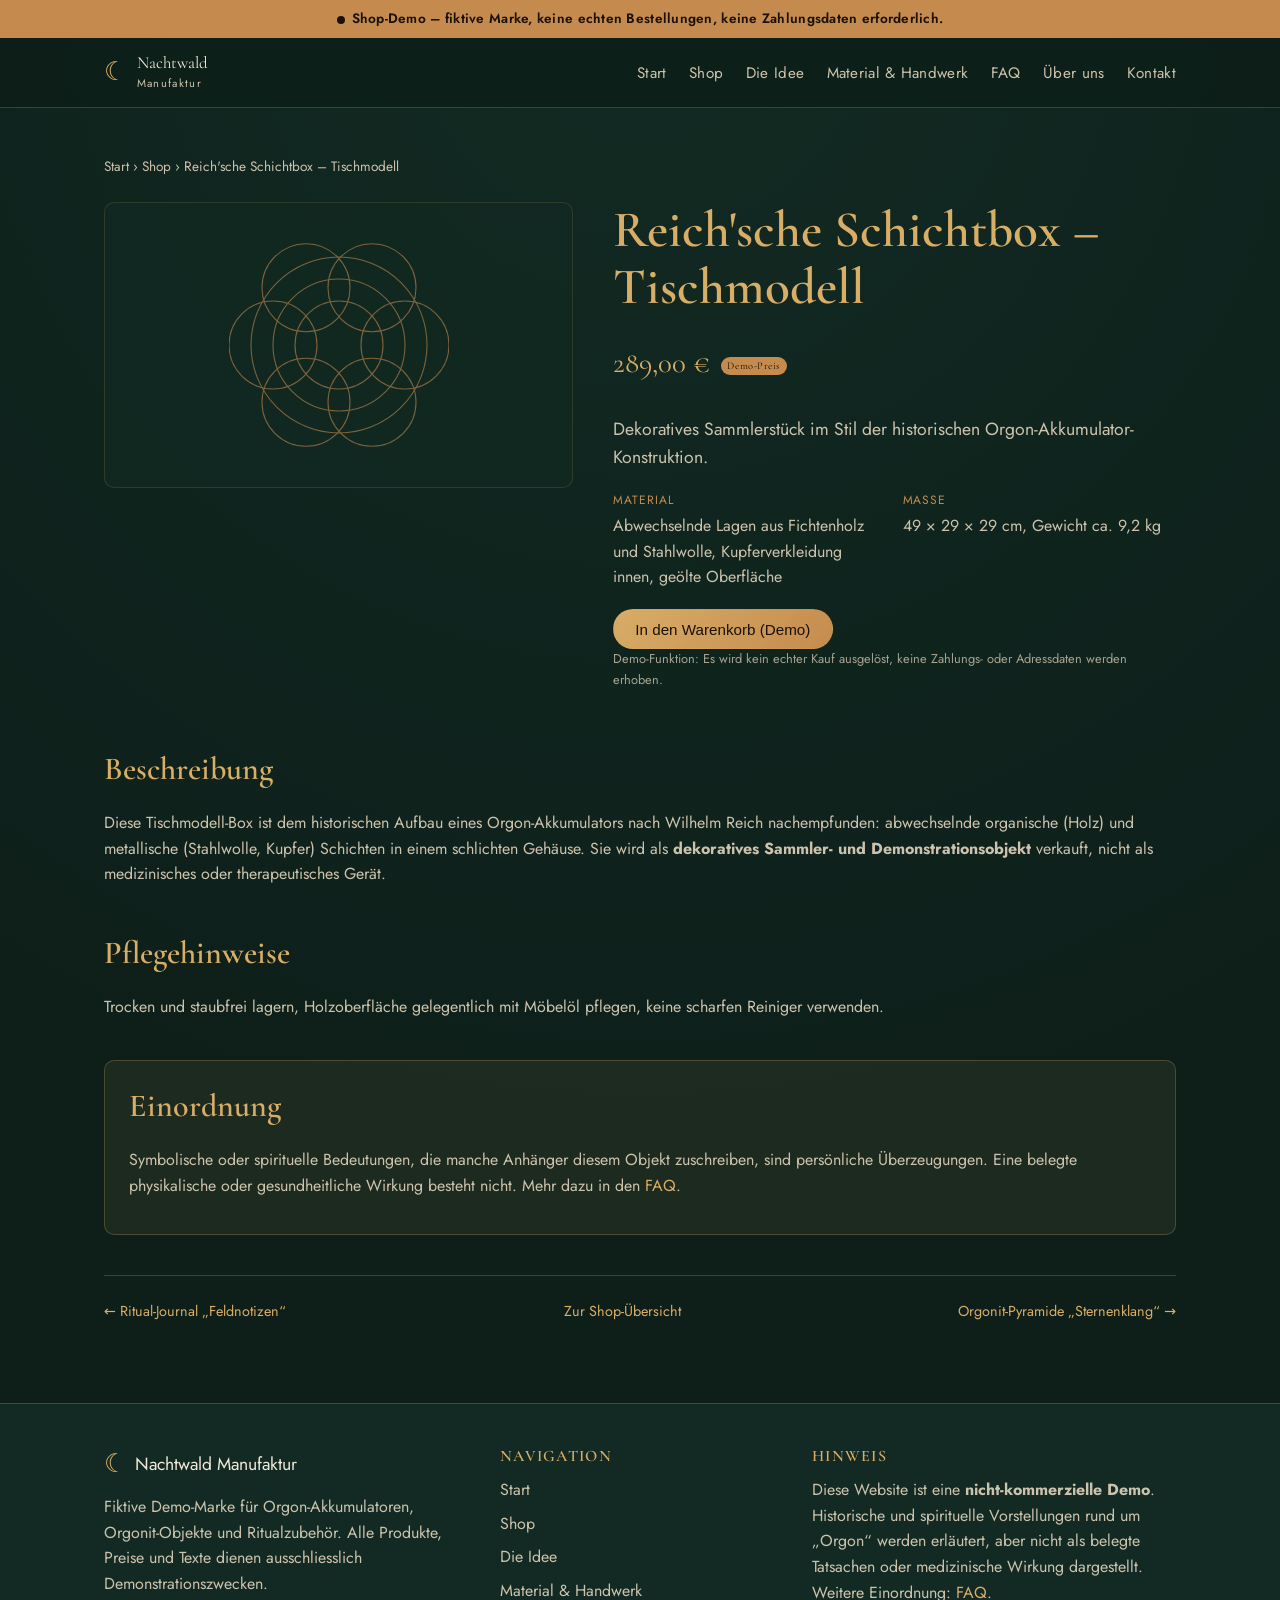
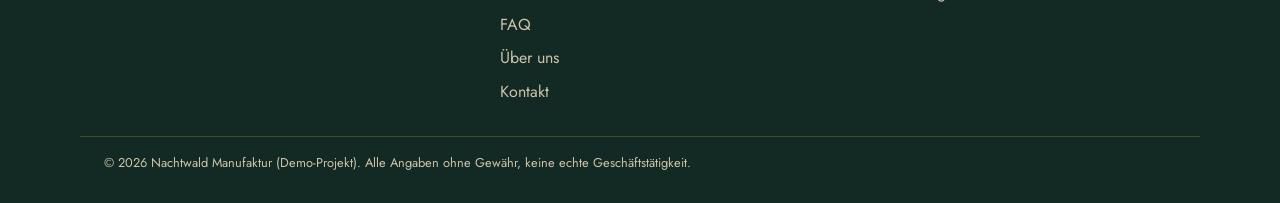
<file: produkt-1-schichtbox.html>
<!DOCTYPE html>
<html lang="de">
<head>
<meta charset="UTF-8">
<meta name="viewport" content="width=device-width, initial-scale=1.0">
<title>Reich'sche Schichtbox – Tischmodell · Nachtwald Manufaktur (Demo)</title>
<meta name="description" content="Dekoratives Sammlerstück im Stil der historischen Orgon-Akkumulator-Konstruktion.">
<meta name="robots" content="noindex, nofollow">
<link rel="icon" href="assets/favicon.svg" type="image/svg+xml">
<link rel="stylesheet" href="css/style.css">
<link rel="preconnect" href="https://fonts.googleapis.com"><link href="https://fonts.googleapis.com/css2?family=Cormorant+Garamond:wght@500;600;700&family=Jost:wght@400;500&display=swap" rel="stylesheet">

</head>
<body>
<a class="skip-link" href="#inhalt">Zum Inhalt springen</a>
<div class="demo-banner" role="note"><span class="demo-banner__dot" aria-hidden="true"></span>Shop-Demo &ndash; fiktive Marke, keine echten Bestellungen, keine Zahlungsdaten erforderlich.</div>
<header class="site-header">
  <div class="wrap site-header__bar">
    <a class="brand" href="index.html">
      <span class="brand__mark" aria-hidden="true">&#9790;</span>
      <span class="brand__text">Nachtwald<br><small>Manufaktur</small></span>
    </a>
    <button class="nav-toggle" id="navToggle" aria-expanded="false" aria-controls="siteNav">
      <span></span><span></span><span></span>
      <span class="sr-only">Menü öffnen</span>
    </button>
    <nav class="site-nav" id="siteNav" aria-label="Hauptnavigation">
      <ul>
      <li><a href="index.html">Start</a></li>
<li><a href="shop.html">Shop</a></li>
<li><a href="idee.html">Die Idee</a></li>
<li><a href="material.html">Material & Handwerk</a></li>
<li><a href="faq.html">FAQ</a></li>
<li><a href="ueber-uns.html">Über uns</a></li>
<li><a href="kontakt.html">Kontakt</a></li>
      </ul>
    </nav>
  </div>
</header>
<main id="inhalt">

<section class="section product-detail">
  <div class="wrap">
    <nav class="breadcrumb" aria-label="Breadcrumb">
      <a href="index.html">Start</a> &rsaquo; <a href="shop.html">Shop</a> &rsaquo; <span>Reich'sche Schichtbox – Tischmodell</span>
    </nav>
    <div class="product-detail__grid">
      <div class="product-detail__media" aria-hidden="true"><svg class="deco-rosette--detail" viewBox="0 0 200 200" aria-hidden="true" focusable="false"><g fill="none" stroke="currentColor" stroke-width="1"><circle cx="100" cy="100" r="80"/><circle cx="100" cy="100" r="60"/><circle cx="100" cy="100" r="40"/><circle cx="160.0" cy="100.0" r="40"/><circle cx="130.0" cy="152.0" r="40"/><circle cx="70.0" cy="152.0" r="40"/><circle cx="40.0" cy="100.0" r="40"/><circle cx="70.0" cy="48.0" r="40"/><circle cx="130.0" cy="48.0" r="40"/></g></svg></div>
      <div class="product-detail__info">
        <h1>Reich'sche Schichtbox – Tischmodell</h1>
        <p class="product-detail__price">289,00 &euro; <span class="demo-tag">Demo-Preis</span></p>
        <p class="lead">Dekoratives Sammlerstück im Stil der historischen Orgon-Akkumulator-Konstruktion.</p>
        <div class="product-detail__facts">
          <div><span>Material</span><p>Abwechselnde Lagen aus Fichtenholz und Stahlwolle, Kupferverkleidung innen, geölte Oberfläche</p></div>
          <div><span>Maße</span><p>49 × 29 × 29 cm, Gewicht ca. 9,2 kg</p></div>
        </div>
        <button type="button" class="btn btn--primary btn--cart" data-demo-cart data-product="Reich'sche Schichtbox – Tischmodell">In den Warenkorb (Demo)</button>
        <p class="fineprint">Demo-Funktion: Es wird kein echter Kauf ausgelöst, keine Zahlungs- oder Adressdaten werden erhoben.</p>
      </div>
    </div>

    <div class="product-detail__tabs">
      <article>
        <h2>Beschreibung</h2>
        <p>Diese Tischmodell-Box ist dem historischen Aufbau eines Orgon-Akkumulators nach Wilhelm Reich nachempfunden: abwechselnde organische (Holz) und metallische (Stahlwolle, Kupfer) Schichten in einem schlichten Gehäuse. Sie wird als <strong>dekoratives Sammler- und Demonstrationsobjekt</strong> verkauft, nicht als medizinisches oder therapeutisches Gerät.</p>
      </article>
      <article>
        <h2>Pflegehinweise</h2>
        <p>Trocken und staubfrei lagern, Holzoberfläche gelegentlich mit Möbelöl pflegen, keine scharfen Reiniger verwenden.</p>
      </article>
      <article class="callout callout--small">
        <h2>Einordnung</h2>
        <p>Symbolische oder spirituelle Bedeutungen, die manche Anhänger diesem Objekt zuschreiben,
        sind persönliche Überzeugungen. Eine belegte physikalische oder gesundheitliche Wirkung
        besteht nicht. Mehr dazu in den <a href="faq.html">FAQ</a>.</p>
      </article>
    </div>

    <nav class="product-pager" aria-label="Weitere Produkte">
      <a href="produkt-6-journal.html">&larr; Ritual-Journal „Feldnotizen“</a>
      <a href="shop.html">Zur Shop-Übersicht</a>
      <a href="produkt-2-pyramide.html">Orgonit-Pyramide „Sternenklang“ &rarr;</a>
    </nav>
  </div>
</section>
<div class="cart-toast" id="cartToast" role="status" aria-live="polite" hidden></div>

</main>
<footer class="site-footer">
  <div class="wrap site-footer__grid">
    <div>
      <div class="brand brand--footer"><span class="brand__mark" aria-hidden="true">&#9790;</span> Nachtwald Manufaktur</div>
      <p>Fiktive Demo-Marke für Orgon-Akkumulatoren, Orgonit-Objekte und Ritualzubehör. Alle Produkte, Preise und Texte dienen ausschliesslich Demonstrationszwecken.</p>
    </div>
    <div>
      <h2>Navigation</h2>
      <ul class="footer-links">
        <li><a href="index.html">Start</a></li><li><a href="shop.html">Shop</a></li><li><a href="idee.html">Die Idee</a></li><li><a href="material.html">Material & Handwerk</a></li><li><a href="faq.html">FAQ</a></li><li><a href="ueber-uns.html">Über uns</a></li><li><a href="kontakt.html">Kontakt</a></li>
      </ul>
    </div>
    <div>
      <h2>Hinweis</h2>
      <p>Diese Website ist eine <strong>nicht-kommerzielle Demo</strong>. Historische und spirituelle Vorstellungen rund um „Orgon“ werden erläutert, aber nicht als belegte Tatsachen oder medizinische Wirkung dargestellt. Weitere Einordnung: <a href="faq.html">FAQ</a>.</p>
    </div>
  </div>
  <div class="wrap site-footer__bottom">
    <p>&copy; 2026 Nachtwald Manufaktur (Demo-Projekt). Alle Angaben ohne Gewähr, keine echte Geschäftstätigkeit.</p>
  </div>
</footer>
<script src="js/main.js" defer></script>
</body>
</html>
</file>
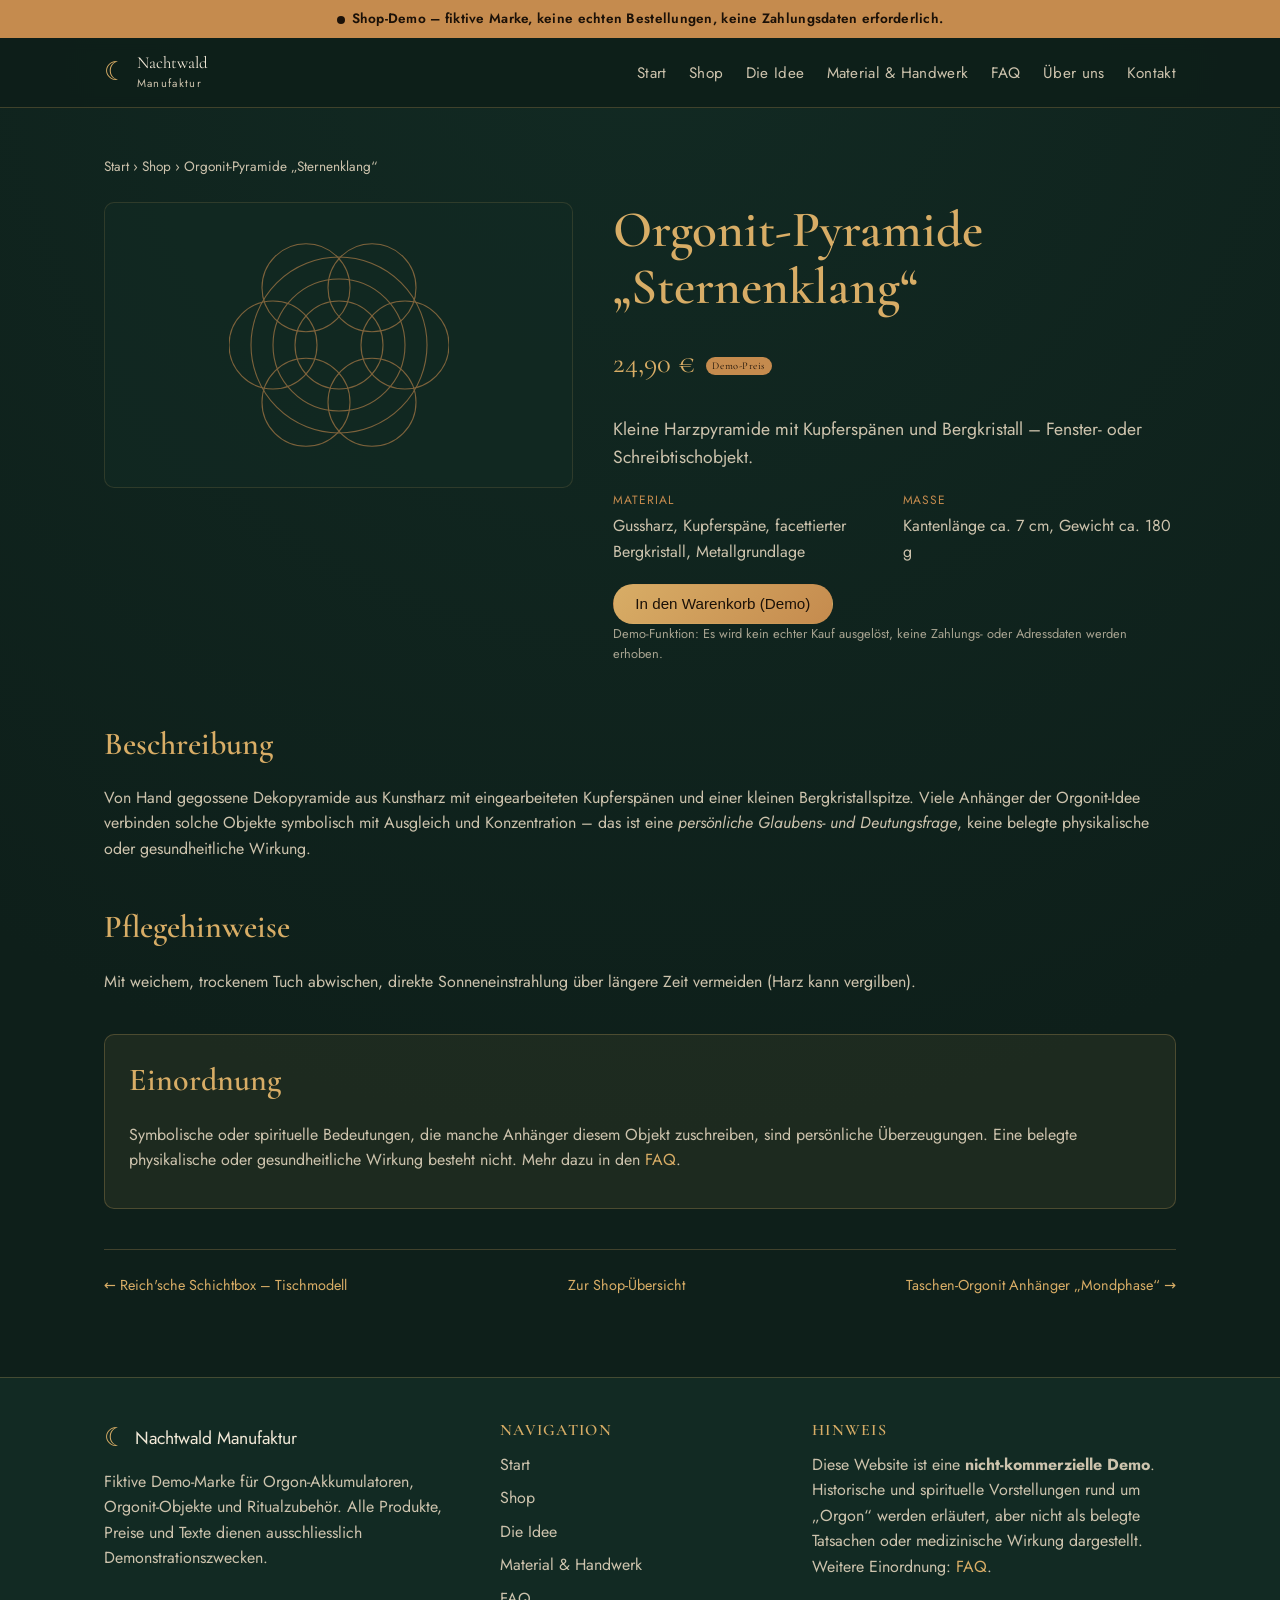
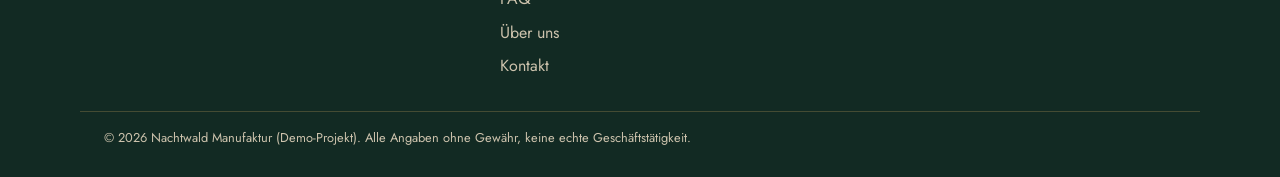
<file: produkt-2-pyramide.html>
<!DOCTYPE html>
<html lang="de">
<head>
<meta charset="UTF-8">
<meta name="viewport" content="width=device-width, initial-scale=1.0">
<title>Orgonit-Pyramide „Sternenklang“ · Nachtwald Manufaktur (Demo)</title>
<meta name="description" content="Kleine Harzpyramide mit Kupferspänen und Bergkristall – Fenster- oder Schreibtischobjekt.">
<meta name="robots" content="noindex, nofollow">
<link rel="icon" href="assets/favicon.svg" type="image/svg+xml">
<link rel="stylesheet" href="css/style.css">
<link rel="preconnect" href="https://fonts.googleapis.com"><link href="https://fonts.googleapis.com/css2?family=Cormorant+Garamond:wght@500;600;700&family=Jost:wght@400;500&display=swap" rel="stylesheet">

</head>
<body>
<a class="skip-link" href="#inhalt">Zum Inhalt springen</a>
<div class="demo-banner" role="note"><span class="demo-banner__dot" aria-hidden="true"></span>Shop-Demo &ndash; fiktive Marke, keine echten Bestellungen, keine Zahlungsdaten erforderlich.</div>
<header class="site-header">
  <div class="wrap site-header__bar">
    <a class="brand" href="index.html">
      <span class="brand__mark" aria-hidden="true">&#9790;</span>
      <span class="brand__text">Nachtwald<br><small>Manufaktur</small></span>
    </a>
    <button class="nav-toggle" id="navToggle" aria-expanded="false" aria-controls="siteNav">
      <span></span><span></span><span></span>
      <span class="sr-only">Menü öffnen</span>
    </button>
    <nav class="site-nav" id="siteNav" aria-label="Hauptnavigation">
      <ul>
      <li><a href="index.html">Start</a></li>
<li><a href="shop.html">Shop</a></li>
<li><a href="idee.html">Die Idee</a></li>
<li><a href="material.html">Material & Handwerk</a></li>
<li><a href="faq.html">FAQ</a></li>
<li><a href="ueber-uns.html">Über uns</a></li>
<li><a href="kontakt.html">Kontakt</a></li>
      </ul>
    </nav>
  </div>
</header>
<main id="inhalt">

<section class="section product-detail">
  <div class="wrap">
    <nav class="breadcrumb" aria-label="Breadcrumb">
      <a href="index.html">Start</a> &rsaquo; <a href="shop.html">Shop</a> &rsaquo; <span>Orgonit-Pyramide „Sternenklang“</span>
    </nav>
    <div class="product-detail__grid">
      <div class="product-detail__media" aria-hidden="true"><svg class="deco-rosette--detail" viewBox="0 0 200 200" aria-hidden="true" focusable="false"><g fill="none" stroke="currentColor" stroke-width="1"><circle cx="100" cy="100" r="80"/><circle cx="100" cy="100" r="60"/><circle cx="100" cy="100" r="40"/><circle cx="160.0" cy="100.0" r="40"/><circle cx="130.0" cy="152.0" r="40"/><circle cx="70.0" cy="152.0" r="40"/><circle cx="40.0" cy="100.0" r="40"/><circle cx="70.0" cy="48.0" r="40"/><circle cx="130.0" cy="48.0" r="40"/></g></svg></div>
      <div class="product-detail__info">
        <h1>Orgonit-Pyramide „Sternenklang“</h1>
        <p class="product-detail__price">24,90 &euro; <span class="demo-tag">Demo-Preis</span></p>
        <p class="lead">Kleine Harzpyramide mit Kupferspänen und Bergkristall – Fenster- oder Schreibtischobjekt.</p>
        <div class="product-detail__facts">
          <div><span>Material</span><p>Gussharz, Kupferspäne, facettierter Bergkristall, Metallgrundlage</p></div>
          <div><span>Maße</span><p>Kantenlänge ca. 7 cm, Gewicht ca. 180 g</p></div>
        </div>
        <button type="button" class="btn btn--primary btn--cart" data-demo-cart data-product="Orgonit-Pyramide „Sternenklang“">In den Warenkorb (Demo)</button>
        <p class="fineprint">Demo-Funktion: Es wird kein echter Kauf ausgelöst, keine Zahlungs- oder Adressdaten werden erhoben.</p>
      </div>
    </div>

    <div class="product-detail__tabs">
      <article>
        <h2>Beschreibung</h2>
        <p>Von Hand gegossene Dekopyramide aus Kunstharz mit eingearbeiteten Kupferspänen und einer kleinen Bergkristallspitze. Viele Anhänger der Orgonit-Idee verbinden solche Objekte symbolisch mit Ausgleich und Konzentration – das ist eine <em>persönliche Glaubens- und Deutungsfrage</em>, keine belegte physikalische oder gesundheitliche Wirkung.</p>
      </article>
      <article>
        <h2>Pflegehinweise</h2>
        <p>Mit weichem, trockenem Tuch abwischen, direkte Sonneneinstrahlung über längere Zeit vermeiden (Harz kann vergilben).</p>
      </article>
      <article class="callout callout--small">
        <h2>Einordnung</h2>
        <p>Symbolische oder spirituelle Bedeutungen, die manche Anhänger diesem Objekt zuschreiben,
        sind persönliche Überzeugungen. Eine belegte physikalische oder gesundheitliche Wirkung
        besteht nicht. Mehr dazu in den <a href="faq.html">FAQ</a>.</p>
      </article>
    </div>

    <nav class="product-pager" aria-label="Weitere Produkte">
      <a href="produkt-1-schichtbox.html">&larr; Reich'sche Schichtbox – Tischmodell</a>
      <a href="shop.html">Zur Shop-Übersicht</a>
      <a href="produkt-3-anhaenger.html">Taschen-Orgonit Anhänger „Mondphase“ &rarr;</a>
    </nav>
  </div>
</section>
<div class="cart-toast" id="cartToast" role="status" aria-live="polite" hidden></div>

</main>
<footer class="site-footer">
  <div class="wrap site-footer__grid">
    <div>
      <div class="brand brand--footer"><span class="brand__mark" aria-hidden="true">&#9790;</span> Nachtwald Manufaktur</div>
      <p>Fiktive Demo-Marke für Orgon-Akkumulatoren, Orgonit-Objekte und Ritualzubehör. Alle Produkte, Preise und Texte dienen ausschliesslich Demonstrationszwecken.</p>
    </div>
    <div>
      <h2>Navigation</h2>
      <ul class="footer-links">
        <li><a href="index.html">Start</a></li><li><a href="shop.html">Shop</a></li><li><a href="idee.html">Die Idee</a></li><li><a href="material.html">Material & Handwerk</a></li><li><a href="faq.html">FAQ</a></li><li><a href="ueber-uns.html">Über uns</a></li><li><a href="kontakt.html">Kontakt</a></li>
      </ul>
    </div>
    <div>
      <h2>Hinweis</h2>
      <p>Diese Website ist eine <strong>nicht-kommerzielle Demo</strong>. Historische und spirituelle Vorstellungen rund um „Orgon“ werden erläutert, aber nicht als belegte Tatsachen oder medizinische Wirkung dargestellt. Weitere Einordnung: <a href="faq.html">FAQ</a>.</p>
    </div>
  </div>
  <div class="wrap site-footer__bottom">
    <p>&copy; 2026 Nachtwald Manufaktur (Demo-Projekt). Alle Angaben ohne Gewähr, keine echte Geschäftstätigkeit.</p>
  </div>
</footer>
<script src="js/main.js" defer></script>
</body>
</html>
</file>
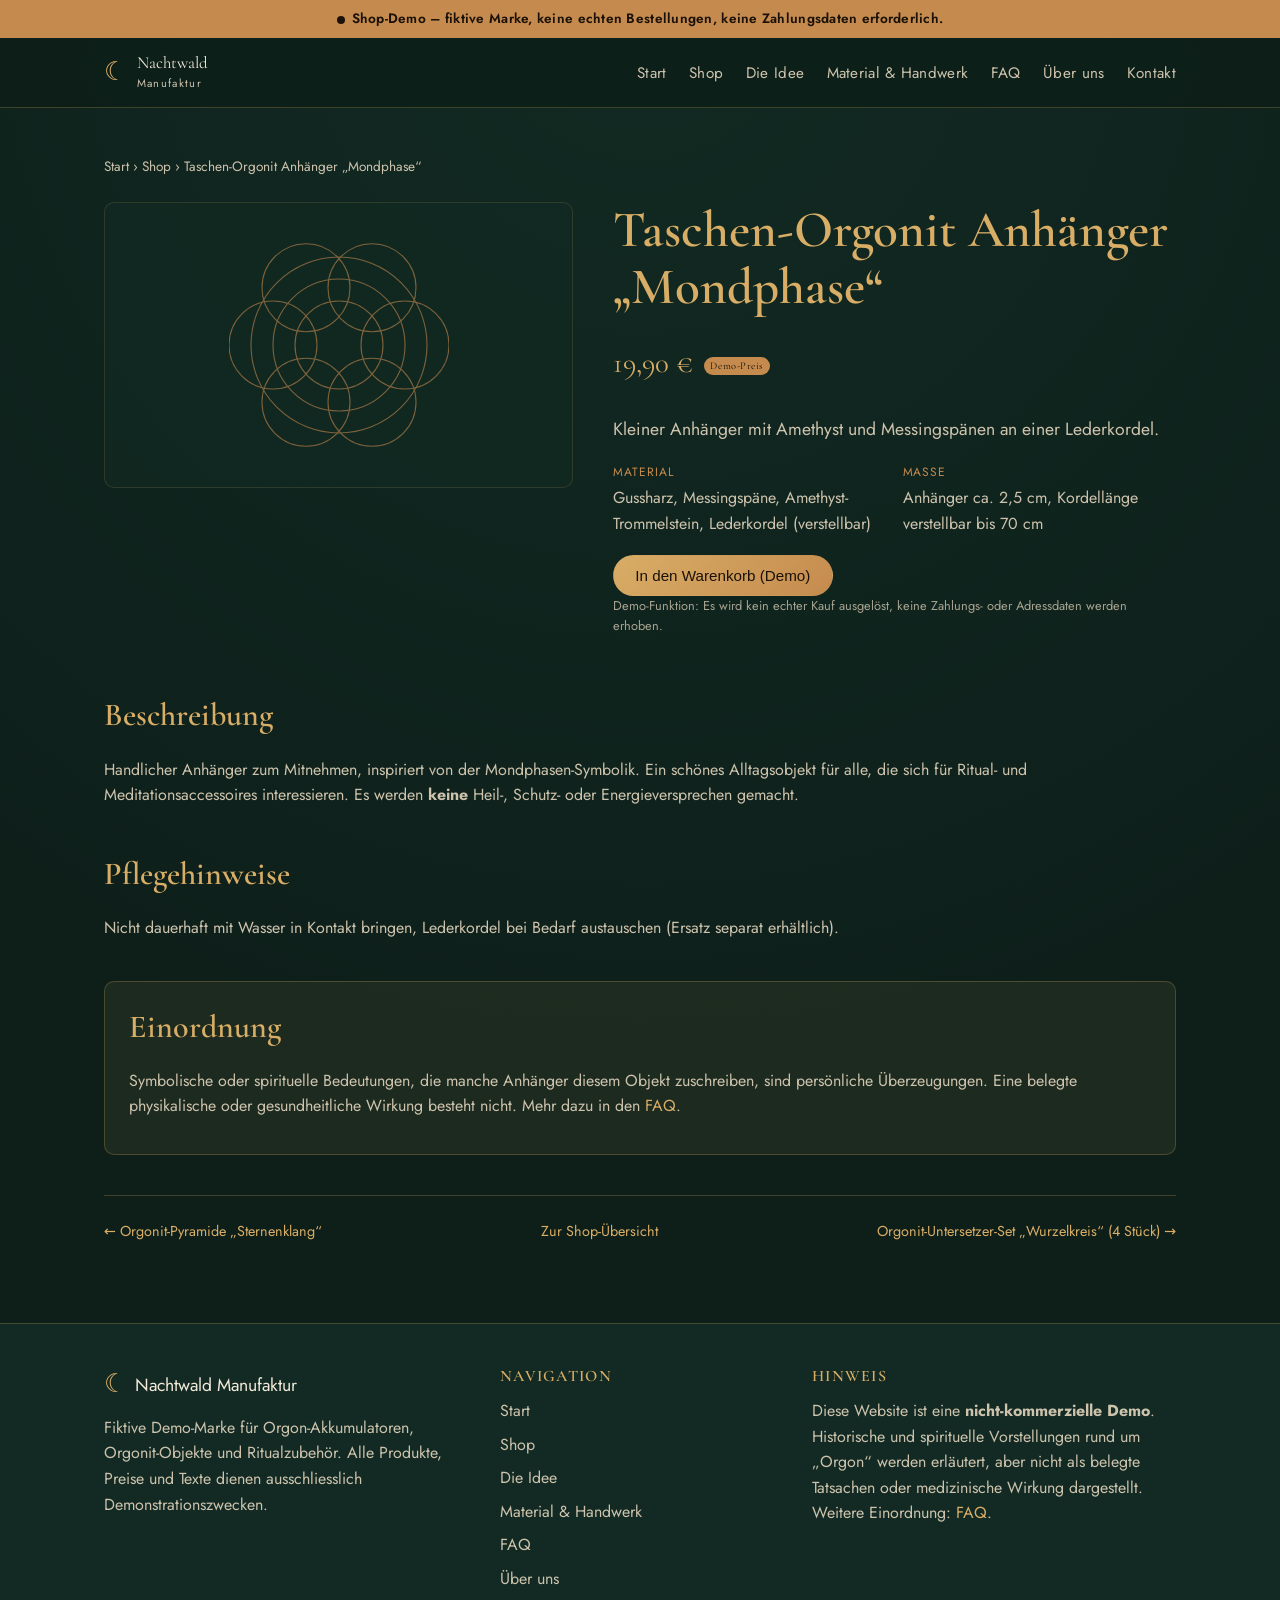
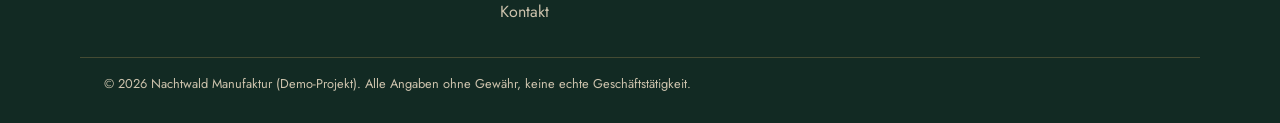
<file: produkt-3-anhaenger.html>
<!DOCTYPE html>
<html lang="de">
<head>
<meta charset="UTF-8">
<meta name="viewport" content="width=device-width, initial-scale=1.0">
<title>Taschen-Orgonit Anhänger „Mondphase“ · Nachtwald Manufaktur (Demo)</title>
<meta name="description" content="Kleiner Anhänger mit Amethyst und Messingspänen an einer Lederkordel.">
<meta name="robots" content="noindex, nofollow">
<link rel="icon" href="assets/favicon.svg" type="image/svg+xml">
<link rel="stylesheet" href="css/style.css">
<link rel="preconnect" href="https://fonts.googleapis.com"><link href="https://fonts.googleapis.com/css2?family=Cormorant+Garamond:wght@500;600;700&family=Jost:wght@400;500&display=swap" rel="stylesheet">

</head>
<body>
<a class="skip-link" href="#inhalt">Zum Inhalt springen</a>
<div class="demo-banner" role="note"><span class="demo-banner__dot" aria-hidden="true"></span>Shop-Demo &ndash; fiktive Marke, keine echten Bestellungen, keine Zahlungsdaten erforderlich.</div>
<header class="site-header">
  <div class="wrap site-header__bar">
    <a class="brand" href="index.html">
      <span class="brand__mark" aria-hidden="true">&#9790;</span>
      <span class="brand__text">Nachtwald<br><small>Manufaktur</small></span>
    </a>
    <button class="nav-toggle" id="navToggle" aria-expanded="false" aria-controls="siteNav">
      <span></span><span></span><span></span>
      <span class="sr-only">Menü öffnen</span>
    </button>
    <nav class="site-nav" id="siteNav" aria-label="Hauptnavigation">
      <ul>
      <li><a href="index.html">Start</a></li>
<li><a href="shop.html">Shop</a></li>
<li><a href="idee.html">Die Idee</a></li>
<li><a href="material.html">Material & Handwerk</a></li>
<li><a href="faq.html">FAQ</a></li>
<li><a href="ueber-uns.html">Über uns</a></li>
<li><a href="kontakt.html">Kontakt</a></li>
      </ul>
    </nav>
  </div>
</header>
<main id="inhalt">

<section class="section product-detail">
  <div class="wrap">
    <nav class="breadcrumb" aria-label="Breadcrumb">
      <a href="index.html">Start</a> &rsaquo; <a href="shop.html">Shop</a> &rsaquo; <span>Taschen-Orgonit Anhänger „Mondphase“</span>
    </nav>
    <div class="product-detail__grid">
      <div class="product-detail__media" aria-hidden="true"><svg class="deco-rosette--detail" viewBox="0 0 200 200" aria-hidden="true" focusable="false"><g fill="none" stroke="currentColor" stroke-width="1"><circle cx="100" cy="100" r="80"/><circle cx="100" cy="100" r="60"/><circle cx="100" cy="100" r="40"/><circle cx="160.0" cy="100.0" r="40"/><circle cx="130.0" cy="152.0" r="40"/><circle cx="70.0" cy="152.0" r="40"/><circle cx="40.0" cy="100.0" r="40"/><circle cx="70.0" cy="48.0" r="40"/><circle cx="130.0" cy="48.0" r="40"/></g></svg></div>
      <div class="product-detail__info">
        <h1>Taschen-Orgonit Anhänger „Mondphase“</h1>
        <p class="product-detail__price">19,90 &euro; <span class="demo-tag">Demo-Preis</span></p>
        <p class="lead">Kleiner Anhänger mit Amethyst und Messingspänen an einer Lederkordel.</p>
        <div class="product-detail__facts">
          <div><span>Material</span><p>Gussharz, Messingspäne, Amethyst-Trommelstein, Lederkordel (verstellbar)</p></div>
          <div><span>Maße</span><p>Anhänger ca. 2,5 cm, Kordellänge verstellbar bis 70 cm</p></div>
        </div>
        <button type="button" class="btn btn--primary btn--cart" data-demo-cart data-product="Taschen-Orgonit Anhänger „Mondphase“">In den Warenkorb (Demo)</button>
        <p class="fineprint">Demo-Funktion: Es wird kein echter Kauf ausgelöst, keine Zahlungs- oder Adressdaten werden erhoben.</p>
      </div>
    </div>

    <div class="product-detail__tabs">
      <article>
        <h2>Beschreibung</h2>
        <p>Handlicher Anhänger zum Mitnehmen, inspiriert von der Mondphasen-Symbolik. Ein schönes Alltagsobjekt für alle, die sich für Ritual- und Meditationsaccessoires interessieren. Es werden <strong>keine</strong> Heil-, Schutz- oder Energieversprechen gemacht.</p>
      </article>
      <article>
        <h2>Pflegehinweise</h2>
        <p>Nicht dauerhaft mit Wasser in Kontakt bringen, Lederkordel bei Bedarf austauschen (Ersatz separat erhältlich).</p>
      </article>
      <article class="callout callout--small">
        <h2>Einordnung</h2>
        <p>Symbolische oder spirituelle Bedeutungen, die manche Anhänger diesem Objekt zuschreiben,
        sind persönliche Überzeugungen. Eine belegte physikalische oder gesundheitliche Wirkung
        besteht nicht. Mehr dazu in den <a href="faq.html">FAQ</a>.</p>
      </article>
    </div>

    <nav class="product-pager" aria-label="Weitere Produkte">
      <a href="produkt-2-pyramide.html">&larr; Orgonit-Pyramide „Sternenklang“</a>
      <a href="shop.html">Zur Shop-Übersicht</a>
      <a href="produkt-4-untersetzer.html">Orgonit-Untersetzer-Set „Wurzelkreis“ (4 Stück) &rarr;</a>
    </nav>
  </div>
</section>
<div class="cart-toast" id="cartToast" role="status" aria-live="polite" hidden></div>

</main>
<footer class="site-footer">
  <div class="wrap site-footer__grid">
    <div>
      <div class="brand brand--footer"><span class="brand__mark" aria-hidden="true">&#9790;</span> Nachtwald Manufaktur</div>
      <p>Fiktive Demo-Marke für Orgon-Akkumulatoren, Orgonit-Objekte und Ritualzubehör. Alle Produkte, Preise und Texte dienen ausschliesslich Demonstrationszwecken.</p>
    </div>
    <div>
      <h2>Navigation</h2>
      <ul class="footer-links">
        <li><a href="index.html">Start</a></li><li><a href="shop.html">Shop</a></li><li><a href="idee.html">Die Idee</a></li><li><a href="material.html">Material & Handwerk</a></li><li><a href="faq.html">FAQ</a></li><li><a href="ueber-uns.html">Über uns</a></li><li><a href="kontakt.html">Kontakt</a></li>
      </ul>
    </div>
    <div>
      <h2>Hinweis</h2>
      <p>Diese Website ist eine <strong>nicht-kommerzielle Demo</strong>. Historische und spirituelle Vorstellungen rund um „Orgon“ werden erläutert, aber nicht als belegte Tatsachen oder medizinische Wirkung dargestellt. Weitere Einordnung: <a href="faq.html">FAQ</a>.</p>
    </div>
  </div>
  <div class="wrap site-footer__bottom">
    <p>&copy; 2026 Nachtwald Manufaktur (Demo-Projekt). Alle Angaben ohne Gewähr, keine echte Geschäftstätigkeit.</p>
  </div>
</footer>
<script src="js/main.js" defer></script>
</body>
</html>
</file>
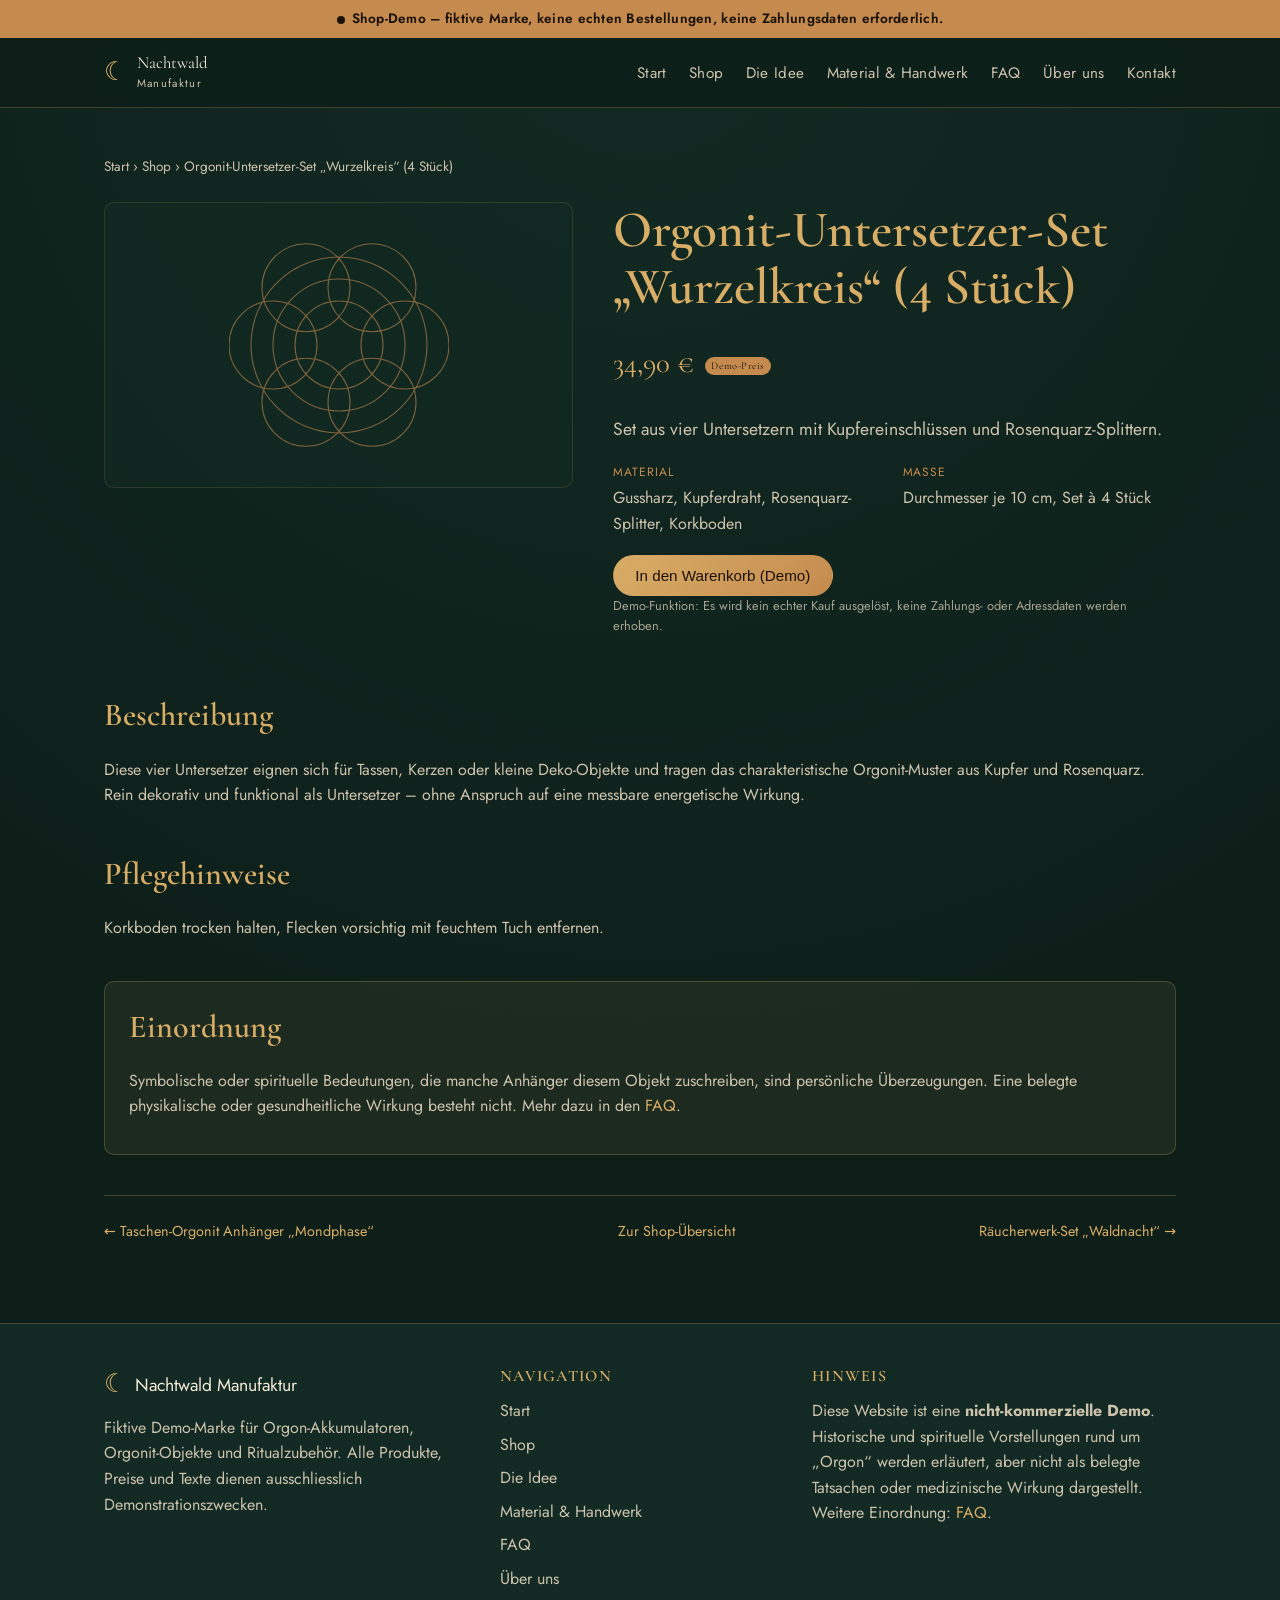
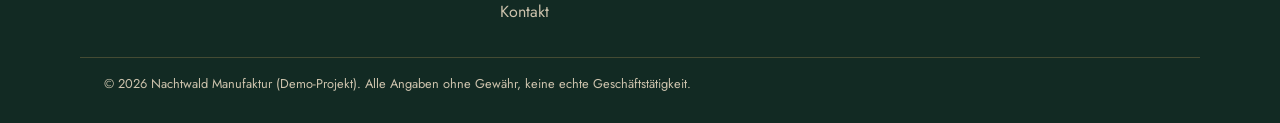
<file: produkt-4-untersetzer.html>
<!DOCTYPE html>
<html lang="de">
<head>
<meta charset="UTF-8">
<meta name="viewport" content="width=device-width, initial-scale=1.0">
<title>Orgonit-Untersetzer-Set „Wurzelkreis“ (4 Stück) · Nachtwald Manufaktur (Demo)</title>
<meta name="description" content="Set aus vier Untersetzern mit Kupfereinschlüssen und Rosenquarz-Splittern.">
<meta name="robots" content="noindex, nofollow">
<link rel="icon" href="assets/favicon.svg" type="image/svg+xml">
<link rel="stylesheet" href="css/style.css">
<link rel="preconnect" href="https://fonts.googleapis.com"><link href="https://fonts.googleapis.com/css2?family=Cormorant+Garamond:wght@500;600;700&family=Jost:wght@400;500&display=swap" rel="stylesheet">

</head>
<body>
<a class="skip-link" href="#inhalt">Zum Inhalt springen</a>
<div class="demo-banner" role="note"><span class="demo-banner__dot" aria-hidden="true"></span>Shop-Demo &ndash; fiktive Marke, keine echten Bestellungen, keine Zahlungsdaten erforderlich.</div>
<header class="site-header">
  <div class="wrap site-header__bar">
    <a class="brand" href="index.html">
      <span class="brand__mark" aria-hidden="true">&#9790;</span>
      <span class="brand__text">Nachtwald<br><small>Manufaktur</small></span>
    </a>
    <button class="nav-toggle" id="navToggle" aria-expanded="false" aria-controls="siteNav">
      <span></span><span></span><span></span>
      <span class="sr-only">Menü öffnen</span>
    </button>
    <nav class="site-nav" id="siteNav" aria-label="Hauptnavigation">
      <ul>
      <li><a href="index.html">Start</a></li>
<li><a href="shop.html">Shop</a></li>
<li><a href="idee.html">Die Idee</a></li>
<li><a href="material.html">Material & Handwerk</a></li>
<li><a href="faq.html">FAQ</a></li>
<li><a href="ueber-uns.html">Über uns</a></li>
<li><a href="kontakt.html">Kontakt</a></li>
      </ul>
    </nav>
  </div>
</header>
<main id="inhalt">

<section class="section product-detail">
  <div class="wrap">
    <nav class="breadcrumb" aria-label="Breadcrumb">
      <a href="index.html">Start</a> &rsaquo; <a href="shop.html">Shop</a> &rsaquo; <span>Orgonit-Untersetzer-Set „Wurzelkreis“ (4 Stück)</span>
    </nav>
    <div class="product-detail__grid">
      <div class="product-detail__media" aria-hidden="true"><svg class="deco-rosette--detail" viewBox="0 0 200 200" aria-hidden="true" focusable="false"><g fill="none" stroke="currentColor" stroke-width="1"><circle cx="100" cy="100" r="80"/><circle cx="100" cy="100" r="60"/><circle cx="100" cy="100" r="40"/><circle cx="160.0" cy="100.0" r="40"/><circle cx="130.0" cy="152.0" r="40"/><circle cx="70.0" cy="152.0" r="40"/><circle cx="40.0" cy="100.0" r="40"/><circle cx="70.0" cy="48.0" r="40"/><circle cx="130.0" cy="48.0" r="40"/></g></svg></div>
      <div class="product-detail__info">
        <h1>Orgonit-Untersetzer-Set „Wurzelkreis“ (4 Stück)</h1>
        <p class="product-detail__price">34,90 &euro; <span class="demo-tag">Demo-Preis</span></p>
        <p class="lead">Set aus vier Untersetzern mit Kupfereinschlüssen und Rosenquarz-Splittern.</p>
        <div class="product-detail__facts">
          <div><span>Material</span><p>Gussharz, Kupferdraht, Rosenquarz-Splitter, Korkboden</p></div>
          <div><span>Maße</span><p>Durchmesser je 10 cm, Set à 4 Stück</p></div>
        </div>
        <button type="button" class="btn btn--primary btn--cart" data-demo-cart data-product="Orgonit-Untersetzer-Set „Wurzelkreis“ (4 Stück)">In den Warenkorb (Demo)</button>
        <p class="fineprint">Demo-Funktion: Es wird kein echter Kauf ausgelöst, keine Zahlungs- oder Adressdaten werden erhoben.</p>
      </div>
    </div>

    <div class="product-detail__tabs">
      <article>
        <h2>Beschreibung</h2>
        <p>Diese vier Untersetzer eignen sich für Tassen, Kerzen oder kleine Deko-Objekte und tragen das charakteristische Orgonit-Muster aus Kupfer und Rosenquarz. Rein dekorativ und funktional als Untersetzer – ohne Anspruch auf eine messbare energetische Wirkung.</p>
      </article>
      <article>
        <h2>Pflegehinweise</h2>
        <p>Korkboden trocken halten, Flecken vorsichtig mit feuchtem Tuch entfernen.</p>
      </article>
      <article class="callout callout--small">
        <h2>Einordnung</h2>
        <p>Symbolische oder spirituelle Bedeutungen, die manche Anhänger diesem Objekt zuschreiben,
        sind persönliche Überzeugungen. Eine belegte physikalische oder gesundheitliche Wirkung
        besteht nicht. Mehr dazu in den <a href="faq.html">FAQ</a>.</p>
      </article>
    </div>

    <nav class="product-pager" aria-label="Weitere Produkte">
      <a href="produkt-3-anhaenger.html">&larr; Taschen-Orgonit Anhänger „Mondphase“</a>
      <a href="shop.html">Zur Shop-Übersicht</a>
      <a href="produkt-5-raeucherwerk.html">Räucherwerk-Set „Waldnacht“ &rarr;</a>
    </nav>
  </div>
</section>
<div class="cart-toast" id="cartToast" role="status" aria-live="polite" hidden></div>

</main>
<footer class="site-footer">
  <div class="wrap site-footer__grid">
    <div>
      <div class="brand brand--footer"><span class="brand__mark" aria-hidden="true">&#9790;</span> Nachtwald Manufaktur</div>
      <p>Fiktive Demo-Marke für Orgon-Akkumulatoren, Orgonit-Objekte und Ritualzubehör. Alle Produkte, Preise und Texte dienen ausschliesslich Demonstrationszwecken.</p>
    </div>
    <div>
      <h2>Navigation</h2>
      <ul class="footer-links">
        <li><a href="index.html">Start</a></li><li><a href="shop.html">Shop</a></li><li><a href="idee.html">Die Idee</a></li><li><a href="material.html">Material & Handwerk</a></li><li><a href="faq.html">FAQ</a></li><li><a href="ueber-uns.html">Über uns</a></li><li><a href="kontakt.html">Kontakt</a></li>
      </ul>
    </div>
    <div>
      <h2>Hinweis</h2>
      <p>Diese Website ist eine <strong>nicht-kommerzielle Demo</strong>. Historische und spirituelle Vorstellungen rund um „Orgon“ werden erläutert, aber nicht als belegte Tatsachen oder medizinische Wirkung dargestellt. Weitere Einordnung: <a href="faq.html">FAQ</a>.</p>
    </div>
  </div>
  <div class="wrap site-footer__bottom">
    <p>&copy; 2026 Nachtwald Manufaktur (Demo-Projekt). Alle Angaben ohne Gewähr, keine echte Geschäftstätigkeit.</p>
  </div>
</footer>
<script src="js/main.js" defer></script>
</body>
</html>
</file>
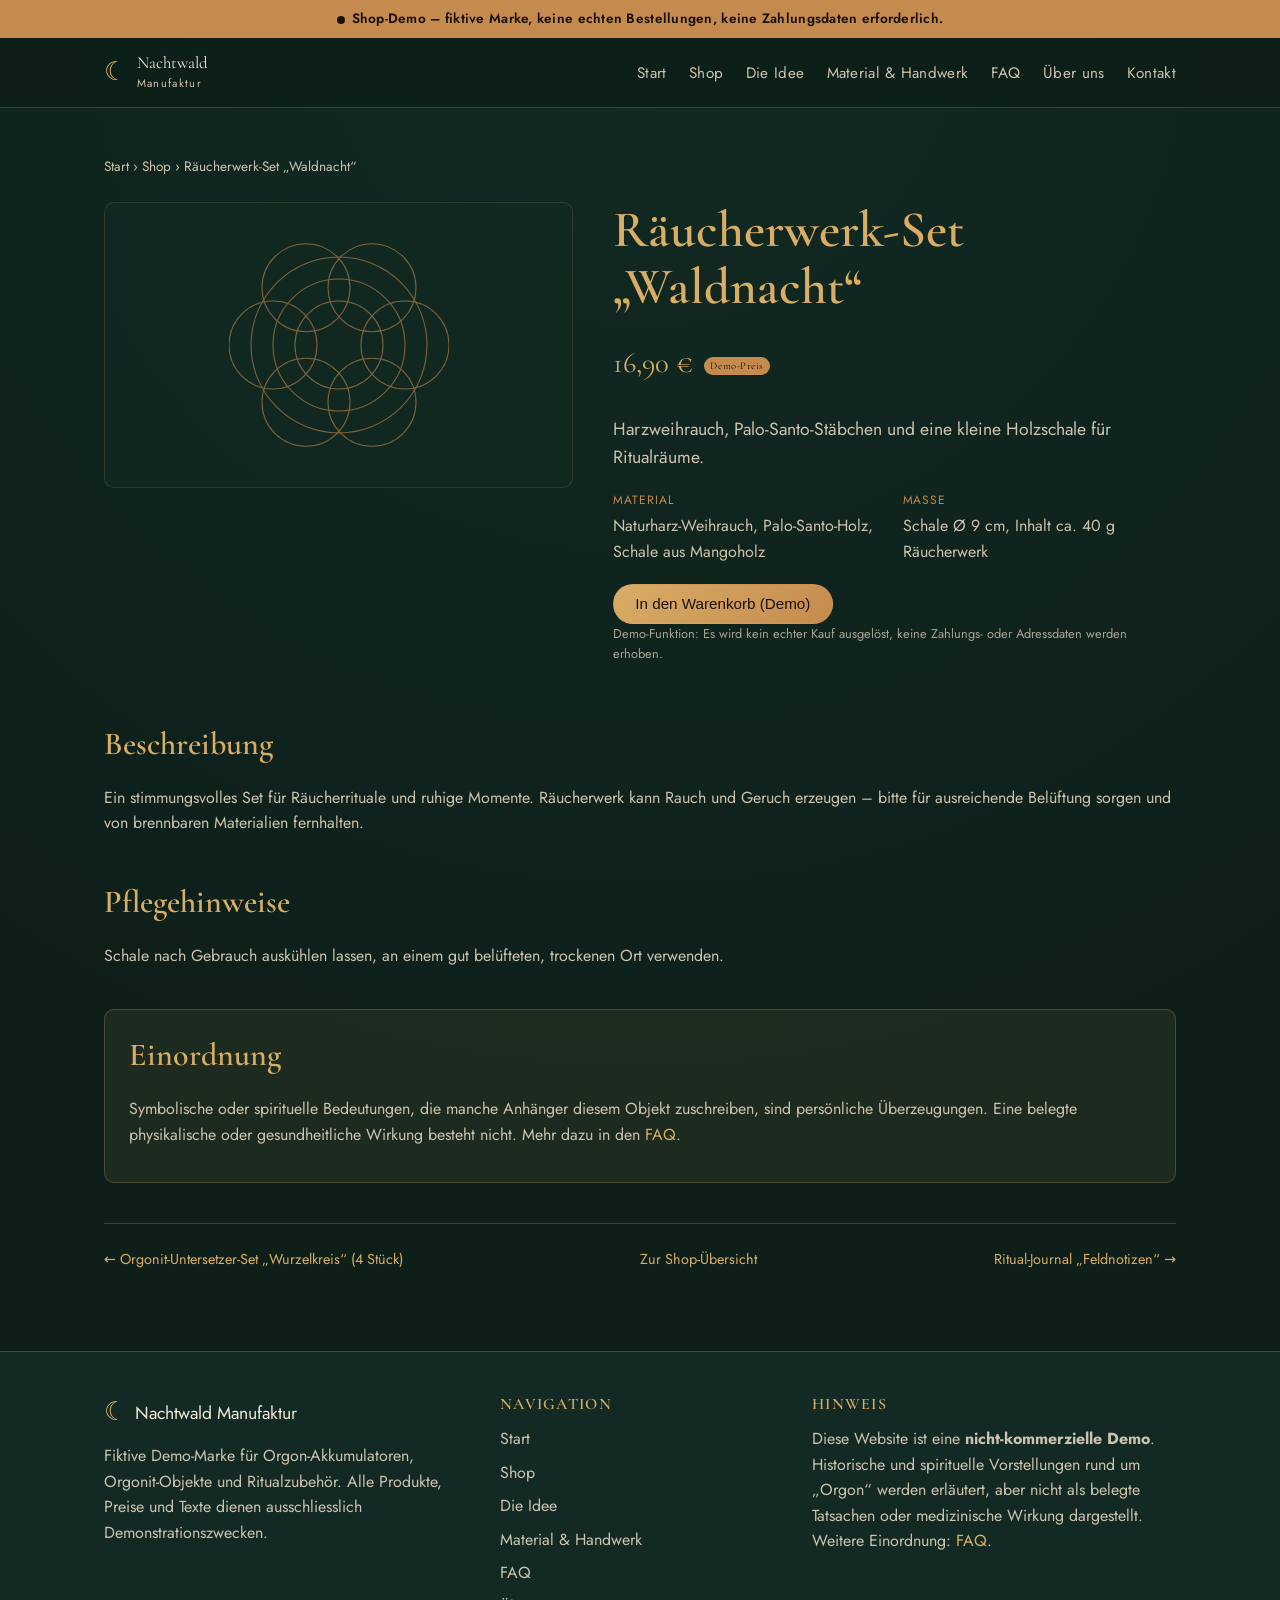
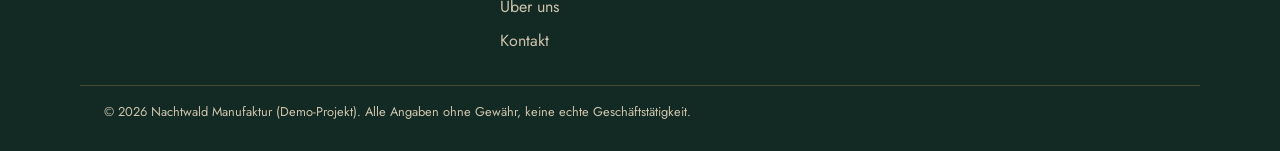
<file: produkt-5-raeucherwerk.html>
<!DOCTYPE html>
<html lang="de">
<head>
<meta charset="UTF-8">
<meta name="viewport" content="width=device-width, initial-scale=1.0">
<title>Räucherwerk-Set „Waldnacht“ · Nachtwald Manufaktur (Demo)</title>
<meta name="description" content="Harzweihrauch, Palo-Santo-Stäbchen und eine kleine Holzschale für Ritualräume.">
<meta name="robots" content="noindex, nofollow">
<link rel="icon" href="assets/favicon.svg" type="image/svg+xml">
<link rel="stylesheet" href="css/style.css">
<link rel="preconnect" href="https://fonts.googleapis.com"><link href="https://fonts.googleapis.com/css2?family=Cormorant+Garamond:wght@500;600;700&family=Jost:wght@400;500&display=swap" rel="stylesheet">

</head>
<body>
<a class="skip-link" href="#inhalt">Zum Inhalt springen</a>
<div class="demo-banner" role="note"><span class="demo-banner__dot" aria-hidden="true"></span>Shop-Demo &ndash; fiktive Marke, keine echten Bestellungen, keine Zahlungsdaten erforderlich.</div>
<header class="site-header">
  <div class="wrap site-header__bar">
    <a class="brand" href="index.html">
      <span class="brand__mark" aria-hidden="true">&#9790;</span>
      <span class="brand__text">Nachtwald<br><small>Manufaktur</small></span>
    </a>
    <button class="nav-toggle" id="navToggle" aria-expanded="false" aria-controls="siteNav">
      <span></span><span></span><span></span>
      <span class="sr-only">Menü öffnen</span>
    </button>
    <nav class="site-nav" id="siteNav" aria-label="Hauptnavigation">
      <ul>
      <li><a href="index.html">Start</a></li>
<li><a href="shop.html">Shop</a></li>
<li><a href="idee.html">Die Idee</a></li>
<li><a href="material.html">Material & Handwerk</a></li>
<li><a href="faq.html">FAQ</a></li>
<li><a href="ueber-uns.html">Über uns</a></li>
<li><a href="kontakt.html">Kontakt</a></li>
      </ul>
    </nav>
  </div>
</header>
<main id="inhalt">

<section class="section product-detail">
  <div class="wrap">
    <nav class="breadcrumb" aria-label="Breadcrumb">
      <a href="index.html">Start</a> &rsaquo; <a href="shop.html">Shop</a> &rsaquo; <span>Räucherwerk-Set „Waldnacht“</span>
    </nav>
    <div class="product-detail__grid">
      <div class="product-detail__media" aria-hidden="true"><svg class="deco-rosette--detail" viewBox="0 0 200 200" aria-hidden="true" focusable="false"><g fill="none" stroke="currentColor" stroke-width="1"><circle cx="100" cy="100" r="80"/><circle cx="100" cy="100" r="60"/><circle cx="100" cy="100" r="40"/><circle cx="160.0" cy="100.0" r="40"/><circle cx="130.0" cy="152.0" r="40"/><circle cx="70.0" cy="152.0" r="40"/><circle cx="40.0" cy="100.0" r="40"/><circle cx="70.0" cy="48.0" r="40"/><circle cx="130.0" cy="48.0" r="40"/></g></svg></div>
      <div class="product-detail__info">
        <h1>Räucherwerk-Set „Waldnacht“</h1>
        <p class="product-detail__price">16,90 &euro; <span class="demo-tag">Demo-Preis</span></p>
        <p class="lead">Harzweihrauch, Palo-Santo-Stäbchen und eine kleine Holzschale für Ritualräume.</p>
        <div class="product-detail__facts">
          <div><span>Material</span><p>Naturharz-Weihrauch, Palo-Santo-Holz, Schale aus Mangoholz</p></div>
          <div><span>Maße</span><p>Schale Ø 9 cm, Inhalt ca. 40 g Räucherwerk</p></div>
        </div>
        <button type="button" class="btn btn--primary btn--cart" data-demo-cart data-product="Räucherwerk-Set „Waldnacht“">In den Warenkorb (Demo)</button>
        <p class="fineprint">Demo-Funktion: Es wird kein echter Kauf ausgelöst, keine Zahlungs- oder Adressdaten werden erhoben.</p>
      </div>
    </div>

    <div class="product-detail__tabs">
      <article>
        <h2>Beschreibung</h2>
        <p>Ein stimmungsvolles Set für Räucherrituale und ruhige Momente. Räucherwerk kann Rauch und Geruch erzeugen – bitte für ausreichende Belüftung sorgen und von brennbaren Materialien fernhalten.</p>
      </article>
      <article>
        <h2>Pflegehinweise</h2>
        <p>Schale nach Gebrauch auskühlen lassen, an einem gut belüfteten, trockenen Ort verwenden.</p>
      </article>
      <article class="callout callout--small">
        <h2>Einordnung</h2>
        <p>Symbolische oder spirituelle Bedeutungen, die manche Anhänger diesem Objekt zuschreiben,
        sind persönliche Überzeugungen. Eine belegte physikalische oder gesundheitliche Wirkung
        besteht nicht. Mehr dazu in den <a href="faq.html">FAQ</a>.</p>
      </article>
    </div>

    <nav class="product-pager" aria-label="Weitere Produkte">
      <a href="produkt-4-untersetzer.html">&larr; Orgonit-Untersetzer-Set „Wurzelkreis“ (4 Stück)</a>
      <a href="shop.html">Zur Shop-Übersicht</a>
      <a href="produkt-6-journal.html">Ritual-Journal „Feldnotizen“ &rarr;</a>
    </nav>
  </div>
</section>
<div class="cart-toast" id="cartToast" role="status" aria-live="polite" hidden></div>

</main>
<footer class="site-footer">
  <div class="wrap site-footer__grid">
    <div>
      <div class="brand brand--footer"><span class="brand__mark" aria-hidden="true">&#9790;</span> Nachtwald Manufaktur</div>
      <p>Fiktive Demo-Marke für Orgon-Akkumulatoren, Orgonit-Objekte und Ritualzubehör. Alle Produkte, Preise und Texte dienen ausschliesslich Demonstrationszwecken.</p>
    </div>
    <div>
      <h2>Navigation</h2>
      <ul class="footer-links">
        <li><a href="index.html">Start</a></li><li><a href="shop.html">Shop</a></li><li><a href="idee.html">Die Idee</a></li><li><a href="material.html">Material & Handwerk</a></li><li><a href="faq.html">FAQ</a></li><li><a href="ueber-uns.html">Über uns</a></li><li><a href="kontakt.html">Kontakt</a></li>
      </ul>
    </div>
    <div>
      <h2>Hinweis</h2>
      <p>Diese Website ist eine <strong>nicht-kommerzielle Demo</strong>. Historische und spirituelle Vorstellungen rund um „Orgon“ werden erläutert, aber nicht als belegte Tatsachen oder medizinische Wirkung dargestellt. Weitere Einordnung: <a href="faq.html">FAQ</a>.</p>
    </div>
  </div>
  <div class="wrap site-footer__bottom">
    <p>&copy; 2026 Nachtwald Manufaktur (Demo-Projekt). Alle Angaben ohne Gewähr, keine echte Geschäftstätigkeit.</p>
  </div>
</footer>
<script src="js/main.js" defer></script>
</body>
</html>
</file>
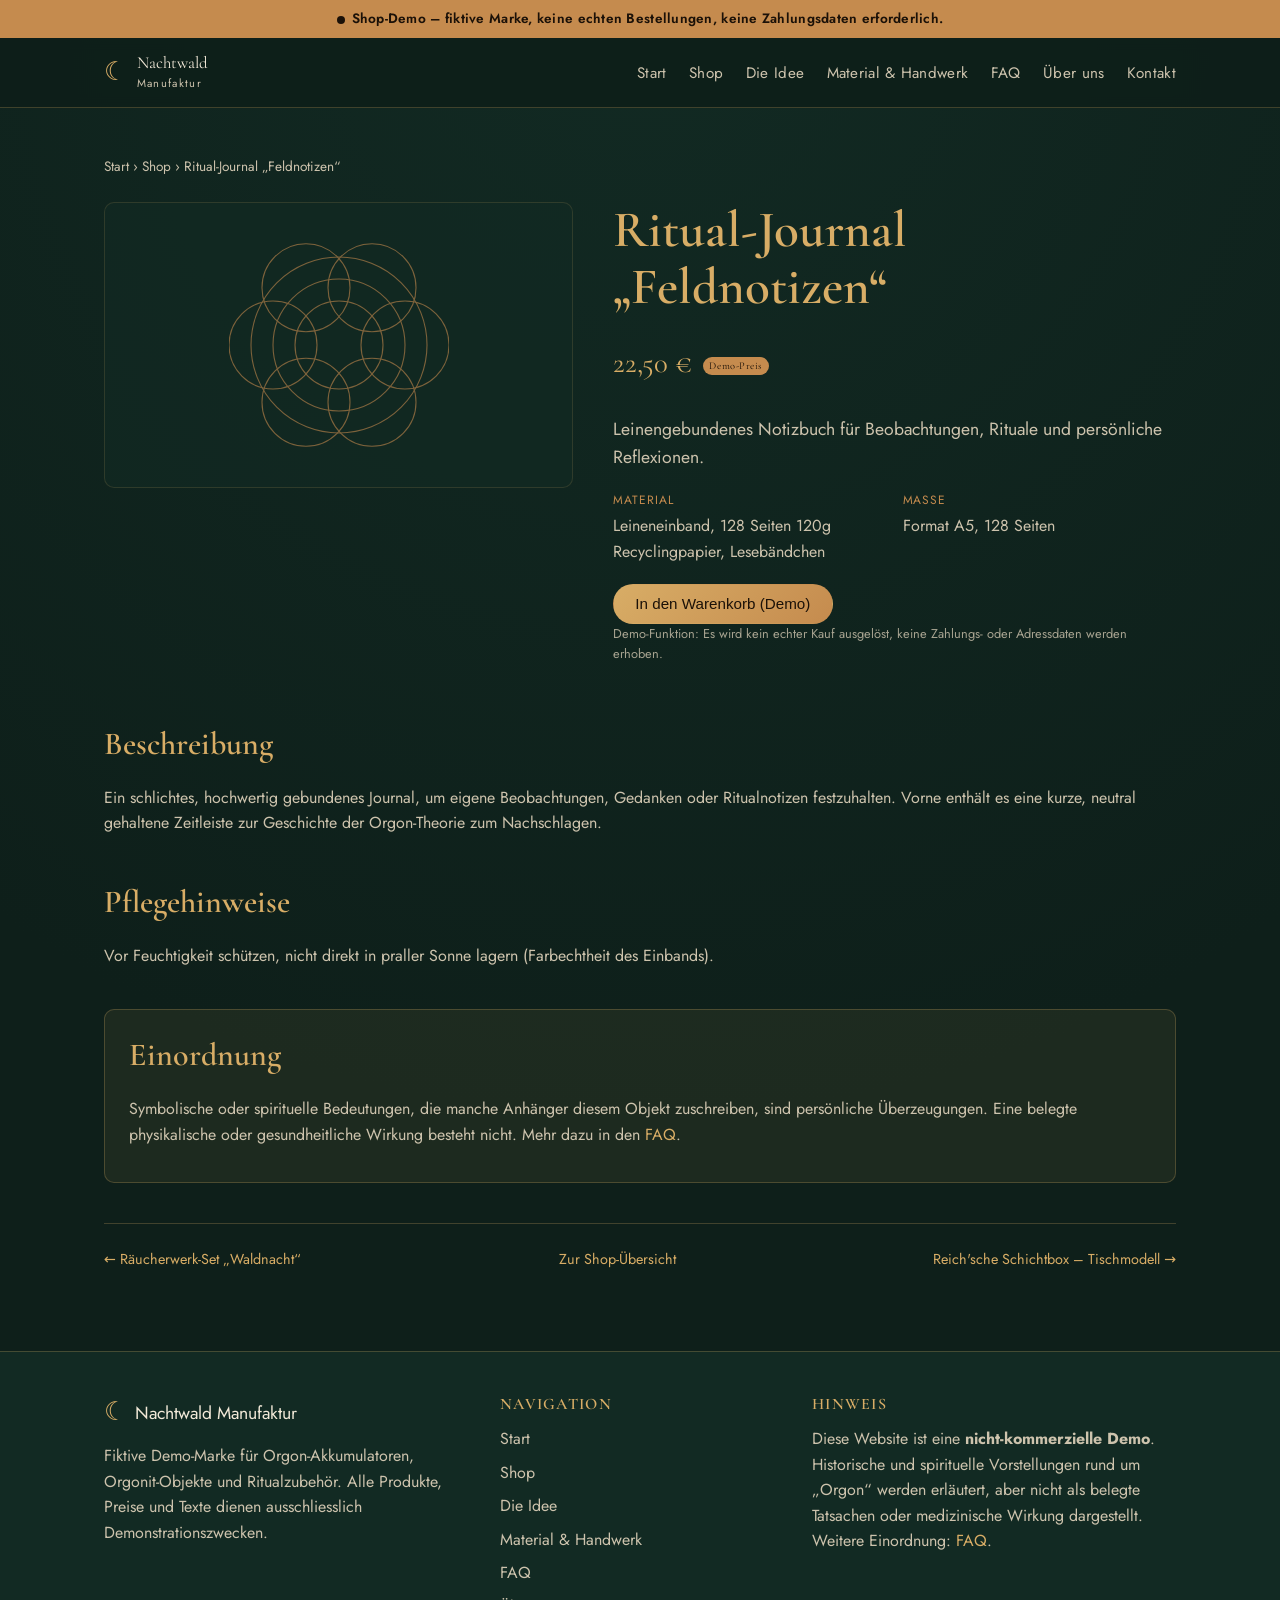
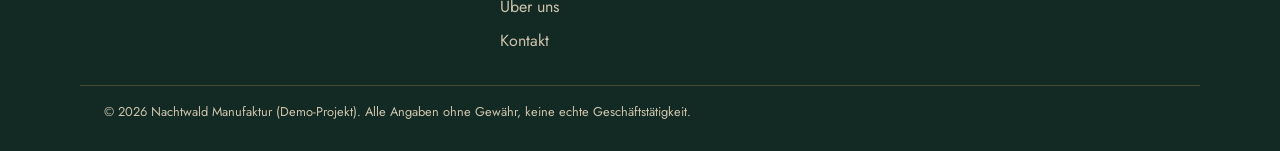
<file: produkt-6-journal.html>
<!DOCTYPE html>
<html lang="de">
<head>
<meta charset="UTF-8">
<meta name="viewport" content="width=device-width, initial-scale=1.0">
<title>Ritual-Journal „Feldnotizen“ · Nachtwald Manufaktur (Demo)</title>
<meta name="description" content="Leinengebundenes Notizbuch für Beobachtungen, Rituale und persönliche Reflexionen.">
<meta name="robots" content="noindex, nofollow">
<link rel="icon" href="assets/favicon.svg" type="image/svg+xml">
<link rel="stylesheet" href="css/style.css">
<link rel="preconnect" href="https://fonts.googleapis.com"><link href="https://fonts.googleapis.com/css2?family=Cormorant+Garamond:wght@500;600;700&family=Jost:wght@400;500&display=swap" rel="stylesheet">

</head>
<body>
<a class="skip-link" href="#inhalt">Zum Inhalt springen</a>
<div class="demo-banner" role="note"><span class="demo-banner__dot" aria-hidden="true"></span>Shop-Demo &ndash; fiktive Marke, keine echten Bestellungen, keine Zahlungsdaten erforderlich.</div>
<header class="site-header">
  <div class="wrap site-header__bar">
    <a class="brand" href="index.html">
      <span class="brand__mark" aria-hidden="true">&#9790;</span>
      <span class="brand__text">Nachtwald<br><small>Manufaktur</small></span>
    </a>
    <button class="nav-toggle" id="navToggle" aria-expanded="false" aria-controls="siteNav">
      <span></span><span></span><span></span>
      <span class="sr-only">Menü öffnen</span>
    </button>
    <nav class="site-nav" id="siteNav" aria-label="Hauptnavigation">
      <ul>
      <li><a href="index.html">Start</a></li>
<li><a href="shop.html">Shop</a></li>
<li><a href="idee.html">Die Idee</a></li>
<li><a href="material.html">Material & Handwerk</a></li>
<li><a href="faq.html">FAQ</a></li>
<li><a href="ueber-uns.html">Über uns</a></li>
<li><a href="kontakt.html">Kontakt</a></li>
      </ul>
    </nav>
  </div>
</header>
<main id="inhalt">

<section class="section product-detail">
  <div class="wrap">
    <nav class="breadcrumb" aria-label="Breadcrumb">
      <a href="index.html">Start</a> &rsaquo; <a href="shop.html">Shop</a> &rsaquo; <span>Ritual-Journal „Feldnotizen“</span>
    </nav>
    <div class="product-detail__grid">
      <div class="product-detail__media" aria-hidden="true"><svg class="deco-rosette--detail" viewBox="0 0 200 200" aria-hidden="true" focusable="false"><g fill="none" stroke="currentColor" stroke-width="1"><circle cx="100" cy="100" r="80"/><circle cx="100" cy="100" r="60"/><circle cx="100" cy="100" r="40"/><circle cx="160.0" cy="100.0" r="40"/><circle cx="130.0" cy="152.0" r="40"/><circle cx="70.0" cy="152.0" r="40"/><circle cx="40.0" cy="100.0" r="40"/><circle cx="70.0" cy="48.0" r="40"/><circle cx="130.0" cy="48.0" r="40"/></g></svg></div>
      <div class="product-detail__info">
        <h1>Ritual-Journal „Feldnotizen“</h1>
        <p class="product-detail__price">22,50 &euro; <span class="demo-tag">Demo-Preis</span></p>
        <p class="lead">Leinengebundenes Notizbuch für Beobachtungen, Rituale und persönliche Reflexionen.</p>
        <div class="product-detail__facts">
          <div><span>Material</span><p>Leineneinband, 128 Seiten 120g Recyclingpapier, Lesebändchen</p></div>
          <div><span>Maße</span><p>Format A5, 128 Seiten</p></div>
        </div>
        <button type="button" class="btn btn--primary btn--cart" data-demo-cart data-product="Ritual-Journal „Feldnotizen“">In den Warenkorb (Demo)</button>
        <p class="fineprint">Demo-Funktion: Es wird kein echter Kauf ausgelöst, keine Zahlungs- oder Adressdaten werden erhoben.</p>
      </div>
    </div>

    <div class="product-detail__tabs">
      <article>
        <h2>Beschreibung</h2>
        <p>Ein schlichtes, hochwertig gebundenes Journal, um eigene Beobachtungen, Gedanken oder Ritualnotizen festzuhalten. Vorne enthält es eine kurze, neutral gehaltene Zeitleiste zur Geschichte der Orgon-Theorie zum Nachschlagen.</p>
      </article>
      <article>
        <h2>Pflegehinweise</h2>
        <p>Vor Feuchtigkeit schützen, nicht direkt in praller Sonne lagern (Farbechtheit des Einbands).</p>
      </article>
      <article class="callout callout--small">
        <h2>Einordnung</h2>
        <p>Symbolische oder spirituelle Bedeutungen, die manche Anhänger diesem Objekt zuschreiben,
        sind persönliche Überzeugungen. Eine belegte physikalische oder gesundheitliche Wirkung
        besteht nicht. Mehr dazu in den <a href="faq.html">FAQ</a>.</p>
      </article>
    </div>

    <nav class="product-pager" aria-label="Weitere Produkte">
      <a href="produkt-5-raeucherwerk.html">&larr; Räucherwerk-Set „Waldnacht“</a>
      <a href="shop.html">Zur Shop-Übersicht</a>
      <a href="produkt-1-schichtbox.html">Reich'sche Schichtbox – Tischmodell &rarr;</a>
    </nav>
  </div>
</section>
<div class="cart-toast" id="cartToast" role="status" aria-live="polite" hidden></div>

</main>
<footer class="site-footer">
  <div class="wrap site-footer__grid">
    <div>
      <div class="brand brand--footer"><span class="brand__mark" aria-hidden="true">&#9790;</span> Nachtwald Manufaktur</div>
      <p>Fiktive Demo-Marke für Orgon-Akkumulatoren, Orgonit-Objekte und Ritualzubehör. Alle Produkte, Preise und Texte dienen ausschliesslich Demonstrationszwecken.</p>
    </div>
    <div>
      <h2>Navigation</h2>
      <ul class="footer-links">
        <li><a href="index.html">Start</a></li><li><a href="shop.html">Shop</a></li><li><a href="idee.html">Die Idee</a></li><li><a href="material.html">Material & Handwerk</a></li><li><a href="faq.html">FAQ</a></li><li><a href="ueber-uns.html">Über uns</a></li><li><a href="kontakt.html">Kontakt</a></li>
      </ul>
    </div>
    <div>
      <h2>Hinweis</h2>
      <p>Diese Website ist eine <strong>nicht-kommerzielle Demo</strong>. Historische und spirituelle Vorstellungen rund um „Orgon“ werden erläutert, aber nicht als belegte Tatsachen oder medizinische Wirkung dargestellt. Weitere Einordnung: <a href="faq.html">FAQ</a>.</p>
    </div>
  </div>
  <div class="wrap site-footer__bottom">
    <p>&copy; 2026 Nachtwald Manufaktur (Demo-Projekt). Alle Angaben ohne Gewähr, keine echte Geschäftstätigkeit.</p>
  </div>
</footer>
<script src="js/main.js" defer></script>
</body>
</html>
</file>
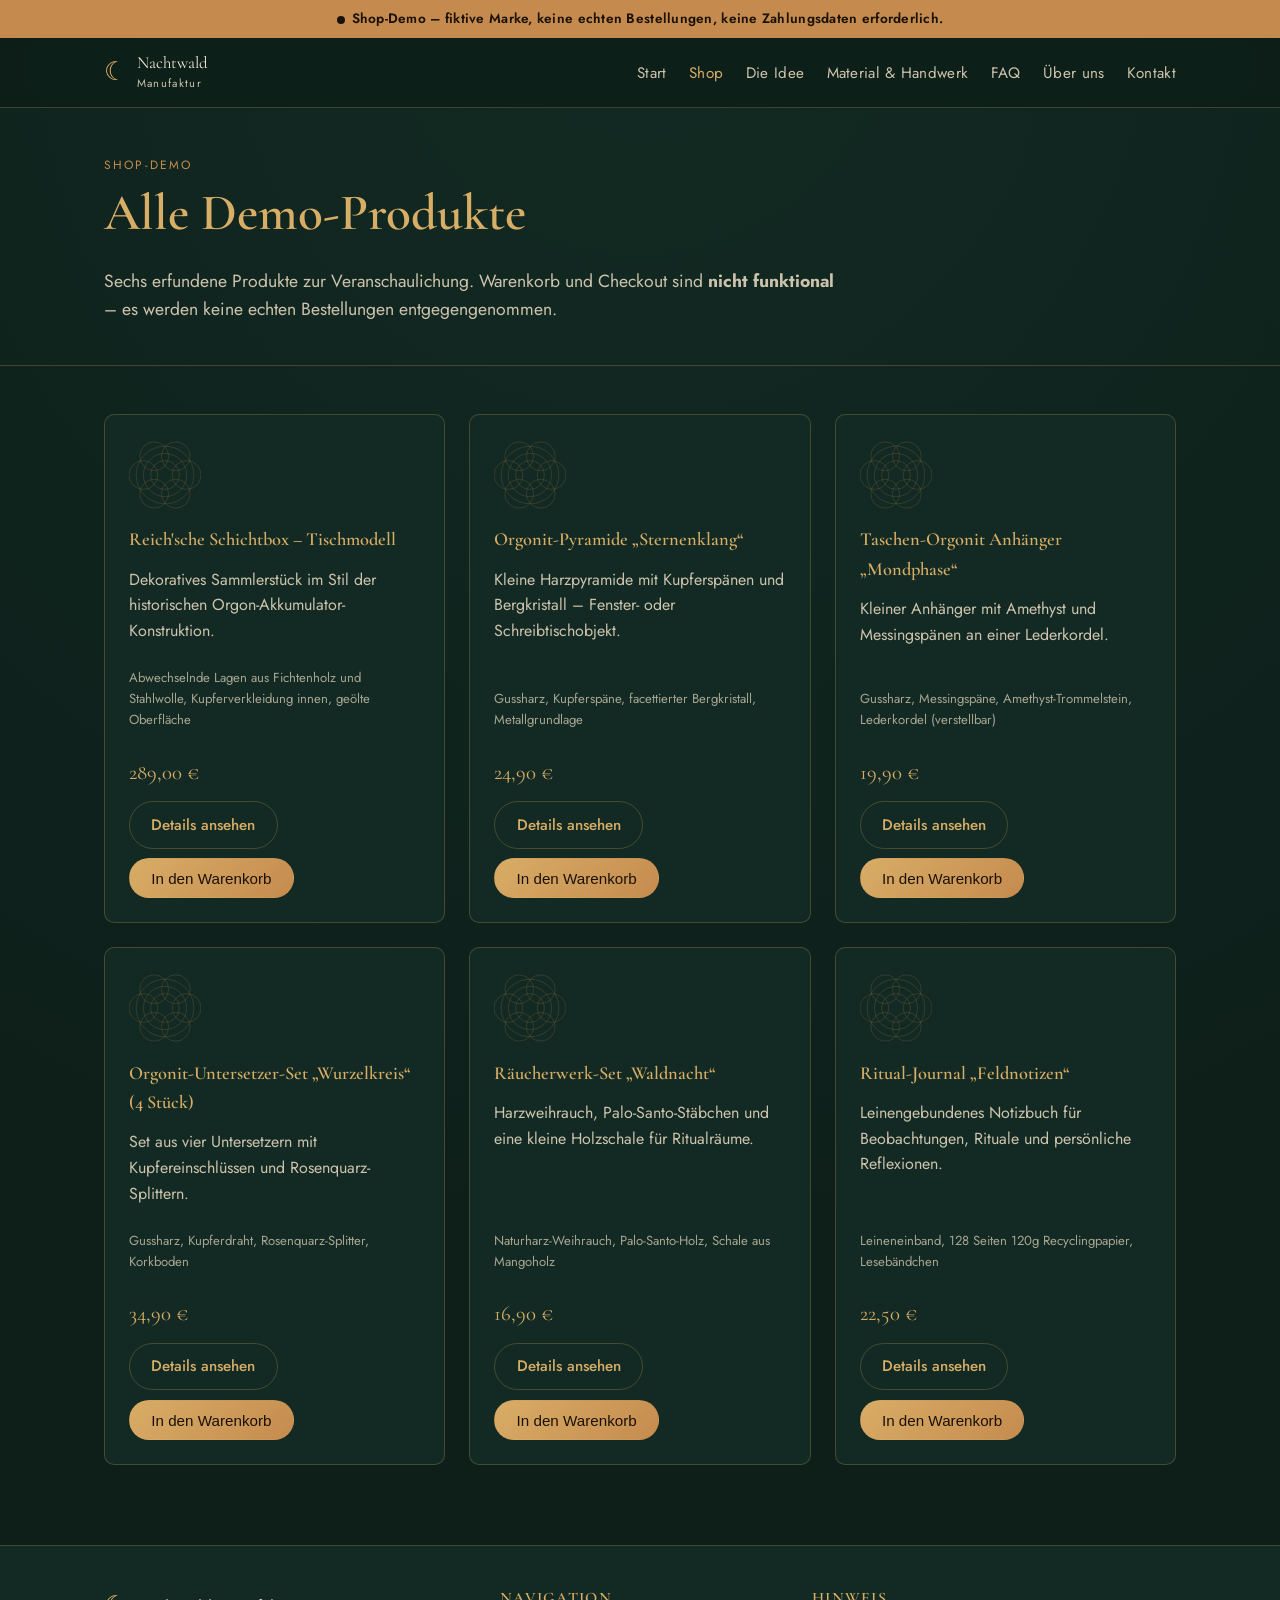
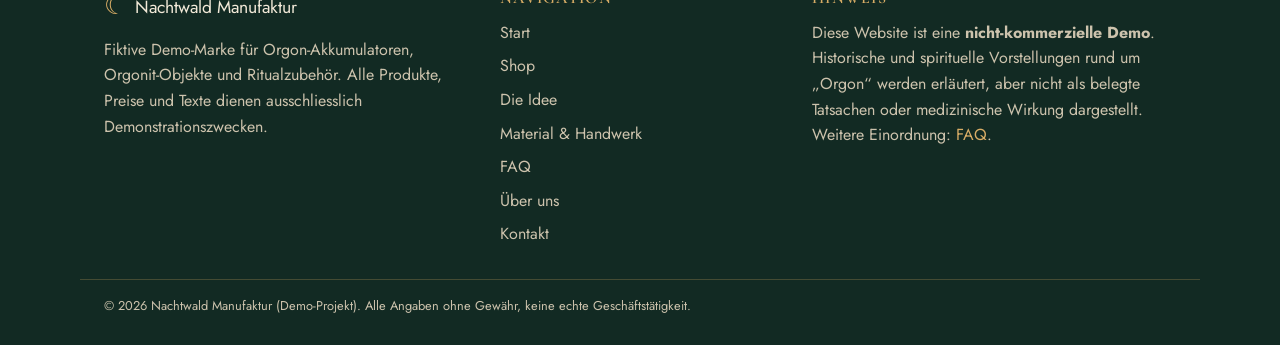
<file: shop.html>
<!DOCTYPE html>
<html lang="de">
<head>
<meta charset="UTF-8">
<meta name="viewport" content="width=device-width, initial-scale=1.0">
<title>Shop · Nachtwald Manufaktur (Demo)</title>
<meta name="description" content="Übersicht aller Demo-Produkte: Orgon-Akkumulatoren, Orgonit-Objekte und Ritualzubehör.">
<meta name="robots" content="noindex, nofollow">
<link rel="icon" href="assets/favicon.svg" type="image/svg+xml">
<link rel="stylesheet" href="css/style.css">
<link rel="preconnect" href="https://fonts.googleapis.com"><link href="https://fonts.googleapis.com/css2?family=Cormorant+Garamond:wght@500;600;700&family=Jost:wght@400;500&display=swap" rel="stylesheet">

</head>
<body>
<a class="skip-link" href="#inhalt">Zum Inhalt springen</a>
<div class="demo-banner" role="note"><span class="demo-banner__dot" aria-hidden="true"></span>Shop-Demo &ndash; fiktive Marke, keine echten Bestellungen, keine Zahlungsdaten erforderlich.</div>
<header class="site-header">
  <div class="wrap site-header__bar">
    <a class="brand" href="index.html">
      <span class="brand__mark" aria-hidden="true">&#9790;</span>
      <span class="brand__text">Nachtwald<br><small>Manufaktur</small></span>
    </a>
    <button class="nav-toggle" id="navToggle" aria-expanded="false" aria-controls="siteNav">
      <span></span><span></span><span></span>
      <span class="sr-only">Menü öffnen</span>
    </button>
    <nav class="site-nav" id="siteNav" aria-label="Hauptnavigation">
      <ul>
      <li><a href="index.html">Start</a></li>
<li><a href="shop.html" class="is-active" aria-current="page">Shop</a></li>
<li><a href="idee.html">Die Idee</a></li>
<li><a href="material.html">Material & Handwerk</a></li>
<li><a href="faq.html">FAQ</a></li>
<li><a href="ueber-uns.html">Über uns</a></li>
<li><a href="kontakt.html">Kontakt</a></li>
      </ul>
    </nav>
  </div>
</header>
<main id="inhalt">

<section class="page-header">
  <div class="wrap">
    <p class="eyebrow">Shop-Demo</p>
    <h1>Alle Demo-Produkte</h1>
    <p class="lead">Sechs erfundene Produkte zur Veranschaulichung. Warenkorb und Checkout sind
    <strong>nicht funktional</strong> &ndash; es werden keine echten Bestellungen entgegengenommen.</p>
  </div>
</section>
<section class="section">
  <div class="wrap">
    <div class="product-grid">
      
        <article class="product-card">
          <div class="product-card__media" aria-hidden="true"><svg class="deco-rosette--card" viewBox="0 0 200 200" aria-hidden="true" focusable="false"><g fill="none" stroke="currentColor" stroke-width="1"><circle cx="100" cy="100" r="80"/><circle cx="100" cy="100" r="60"/><circle cx="100" cy="100" r="40"/><circle cx="160.0" cy="100.0" r="40"/><circle cx="130.0" cy="152.0" r="40"/><circle cx="70.0" cy="152.0" r="40"/><circle cx="40.0" cy="100.0" r="40"/><circle cx="70.0" cy="48.0" r="40"/><circle cx="130.0" cy="48.0" r="40"/></g></svg></div>
          <h3>Reich'sche Schichtbox – Tischmodell</h3>
          <p class="product-card__short">Dekoratives Sammlerstück im Stil der historischen Orgon-Akkumulator-Konstruktion.</p>
          <p class="product-card__meta">Abwechselnde Lagen aus Fichtenholz und Stahlwolle, Kupferverkleidung innen, geölte Oberfläche</p>
          <p class="product-card__price">289,00 &euro;</p>
          <div class="product-card__actions">
            <a class="btn btn--ghost" href="produkt-1-schichtbox.html">Details ansehen</a>
            <button type="button" class="btn btn--primary btn--cart" data-demo-cart data-product="Reich'sche Schichtbox – Tischmodell">In den Warenkorb</button>
          </div>
        </article>

        <article class="product-card">
          <div class="product-card__media" aria-hidden="true"><svg class="deco-rosette--card" viewBox="0 0 200 200" aria-hidden="true" focusable="false"><g fill="none" stroke="currentColor" stroke-width="1"><circle cx="100" cy="100" r="80"/><circle cx="100" cy="100" r="60"/><circle cx="100" cy="100" r="40"/><circle cx="160.0" cy="100.0" r="40"/><circle cx="130.0" cy="152.0" r="40"/><circle cx="70.0" cy="152.0" r="40"/><circle cx="40.0" cy="100.0" r="40"/><circle cx="70.0" cy="48.0" r="40"/><circle cx="130.0" cy="48.0" r="40"/></g></svg></div>
          <h3>Orgonit-Pyramide „Sternenklang“</h3>
          <p class="product-card__short">Kleine Harzpyramide mit Kupferspänen und Bergkristall – Fenster- oder Schreibtischobjekt.</p>
          <p class="product-card__meta">Gussharz, Kupferspäne, facettierter Bergkristall, Metallgrundlage</p>
          <p class="product-card__price">24,90 &euro;</p>
          <div class="product-card__actions">
            <a class="btn btn--ghost" href="produkt-2-pyramide.html">Details ansehen</a>
            <button type="button" class="btn btn--primary btn--cart" data-demo-cart data-product="Orgonit-Pyramide „Sternenklang“">In den Warenkorb</button>
          </div>
        </article>

        <article class="product-card">
          <div class="product-card__media" aria-hidden="true"><svg class="deco-rosette--card" viewBox="0 0 200 200" aria-hidden="true" focusable="false"><g fill="none" stroke="currentColor" stroke-width="1"><circle cx="100" cy="100" r="80"/><circle cx="100" cy="100" r="60"/><circle cx="100" cy="100" r="40"/><circle cx="160.0" cy="100.0" r="40"/><circle cx="130.0" cy="152.0" r="40"/><circle cx="70.0" cy="152.0" r="40"/><circle cx="40.0" cy="100.0" r="40"/><circle cx="70.0" cy="48.0" r="40"/><circle cx="130.0" cy="48.0" r="40"/></g></svg></div>
          <h3>Taschen-Orgonit Anhänger „Mondphase“</h3>
          <p class="product-card__short">Kleiner Anhänger mit Amethyst und Messingspänen an einer Lederkordel.</p>
          <p class="product-card__meta">Gussharz, Messingspäne, Amethyst-Trommelstein, Lederkordel (verstellbar)</p>
          <p class="product-card__price">19,90 &euro;</p>
          <div class="product-card__actions">
            <a class="btn btn--ghost" href="produkt-3-anhaenger.html">Details ansehen</a>
            <button type="button" class="btn btn--primary btn--cart" data-demo-cart data-product="Taschen-Orgonit Anhänger „Mondphase“">In den Warenkorb</button>
          </div>
        </article>

        <article class="product-card">
          <div class="product-card__media" aria-hidden="true"><svg class="deco-rosette--card" viewBox="0 0 200 200" aria-hidden="true" focusable="false"><g fill="none" stroke="currentColor" stroke-width="1"><circle cx="100" cy="100" r="80"/><circle cx="100" cy="100" r="60"/><circle cx="100" cy="100" r="40"/><circle cx="160.0" cy="100.0" r="40"/><circle cx="130.0" cy="152.0" r="40"/><circle cx="70.0" cy="152.0" r="40"/><circle cx="40.0" cy="100.0" r="40"/><circle cx="70.0" cy="48.0" r="40"/><circle cx="130.0" cy="48.0" r="40"/></g></svg></div>
          <h3>Orgonit-Untersetzer-Set „Wurzelkreis“ (4 Stück)</h3>
          <p class="product-card__short">Set aus vier Untersetzern mit Kupfereinschlüssen und Rosenquarz-Splittern.</p>
          <p class="product-card__meta">Gussharz, Kupferdraht, Rosenquarz-Splitter, Korkboden</p>
          <p class="product-card__price">34,90 &euro;</p>
          <div class="product-card__actions">
            <a class="btn btn--ghost" href="produkt-4-untersetzer.html">Details ansehen</a>
            <button type="button" class="btn btn--primary btn--cart" data-demo-cart data-product="Orgonit-Untersetzer-Set „Wurzelkreis“ (4 Stück)">In den Warenkorb</button>
          </div>
        </article>

        <article class="product-card">
          <div class="product-card__media" aria-hidden="true"><svg class="deco-rosette--card" viewBox="0 0 200 200" aria-hidden="true" focusable="false"><g fill="none" stroke="currentColor" stroke-width="1"><circle cx="100" cy="100" r="80"/><circle cx="100" cy="100" r="60"/><circle cx="100" cy="100" r="40"/><circle cx="160.0" cy="100.0" r="40"/><circle cx="130.0" cy="152.0" r="40"/><circle cx="70.0" cy="152.0" r="40"/><circle cx="40.0" cy="100.0" r="40"/><circle cx="70.0" cy="48.0" r="40"/><circle cx="130.0" cy="48.0" r="40"/></g></svg></div>
          <h3>Räucherwerk-Set „Waldnacht“</h3>
          <p class="product-card__short">Harzweihrauch, Palo-Santo-Stäbchen und eine kleine Holzschale für Ritualräume.</p>
          <p class="product-card__meta">Naturharz-Weihrauch, Palo-Santo-Holz, Schale aus Mangoholz</p>
          <p class="product-card__price">16,90 &euro;</p>
          <div class="product-card__actions">
            <a class="btn btn--ghost" href="produkt-5-raeucherwerk.html">Details ansehen</a>
            <button type="button" class="btn btn--primary btn--cart" data-demo-cart data-product="Räucherwerk-Set „Waldnacht“">In den Warenkorb</button>
          </div>
        </article>

        <article class="product-card">
          <div class="product-card__media" aria-hidden="true"><svg class="deco-rosette--card" viewBox="0 0 200 200" aria-hidden="true" focusable="false"><g fill="none" stroke="currentColor" stroke-width="1"><circle cx="100" cy="100" r="80"/><circle cx="100" cy="100" r="60"/><circle cx="100" cy="100" r="40"/><circle cx="160.0" cy="100.0" r="40"/><circle cx="130.0" cy="152.0" r="40"/><circle cx="70.0" cy="152.0" r="40"/><circle cx="40.0" cy="100.0" r="40"/><circle cx="70.0" cy="48.0" r="40"/><circle cx="130.0" cy="48.0" r="40"/></g></svg></div>
          <h3>Ritual-Journal „Feldnotizen“</h3>
          <p class="product-card__short">Leinengebundenes Notizbuch für Beobachtungen, Rituale und persönliche Reflexionen.</p>
          <p class="product-card__meta">Leineneinband, 128 Seiten 120g Recyclingpapier, Lesebändchen</p>
          <p class="product-card__price">22,50 &euro;</p>
          <div class="product-card__actions">
            <a class="btn btn--ghost" href="produkt-6-journal.html">Details ansehen</a>
            <button type="button" class="btn btn--primary btn--cart" data-demo-cart data-product="Ritual-Journal „Feldnotizen“">In den Warenkorb</button>
          </div>
        </article>
    </div>
  </div>
</section>
<div class="cart-toast" id="cartToast" role="status" aria-live="polite" hidden></div>

</main>
<footer class="site-footer">
  <div class="wrap site-footer__grid">
    <div>
      <div class="brand brand--footer"><span class="brand__mark" aria-hidden="true">&#9790;</span> Nachtwald Manufaktur</div>
      <p>Fiktive Demo-Marke für Orgon-Akkumulatoren, Orgonit-Objekte und Ritualzubehör. Alle Produkte, Preise und Texte dienen ausschliesslich Demonstrationszwecken.</p>
    </div>
    <div>
      <h2>Navigation</h2>
      <ul class="footer-links">
        <li><a href="index.html">Start</a></li><li><a href="shop.html">Shop</a></li><li><a href="idee.html">Die Idee</a></li><li><a href="material.html">Material & Handwerk</a></li><li><a href="faq.html">FAQ</a></li><li><a href="ueber-uns.html">Über uns</a></li><li><a href="kontakt.html">Kontakt</a></li>
      </ul>
    </div>
    <div>
      <h2>Hinweis</h2>
      <p>Diese Website ist eine <strong>nicht-kommerzielle Demo</strong>. Historische und spirituelle Vorstellungen rund um „Orgon“ werden erläutert, aber nicht als belegte Tatsachen oder medizinische Wirkung dargestellt. Weitere Einordnung: <a href="faq.html">FAQ</a>.</p>
    </div>
  </div>
  <div class="wrap site-footer__bottom">
    <p>&copy; 2026 Nachtwald Manufaktur (Demo-Projekt). Alle Angaben ohne Gewähr, keine echte Geschäftstätigkeit.</p>
  </div>
</footer>
<script src="js/main.js" defer></script>
</body>
</html>
</file>
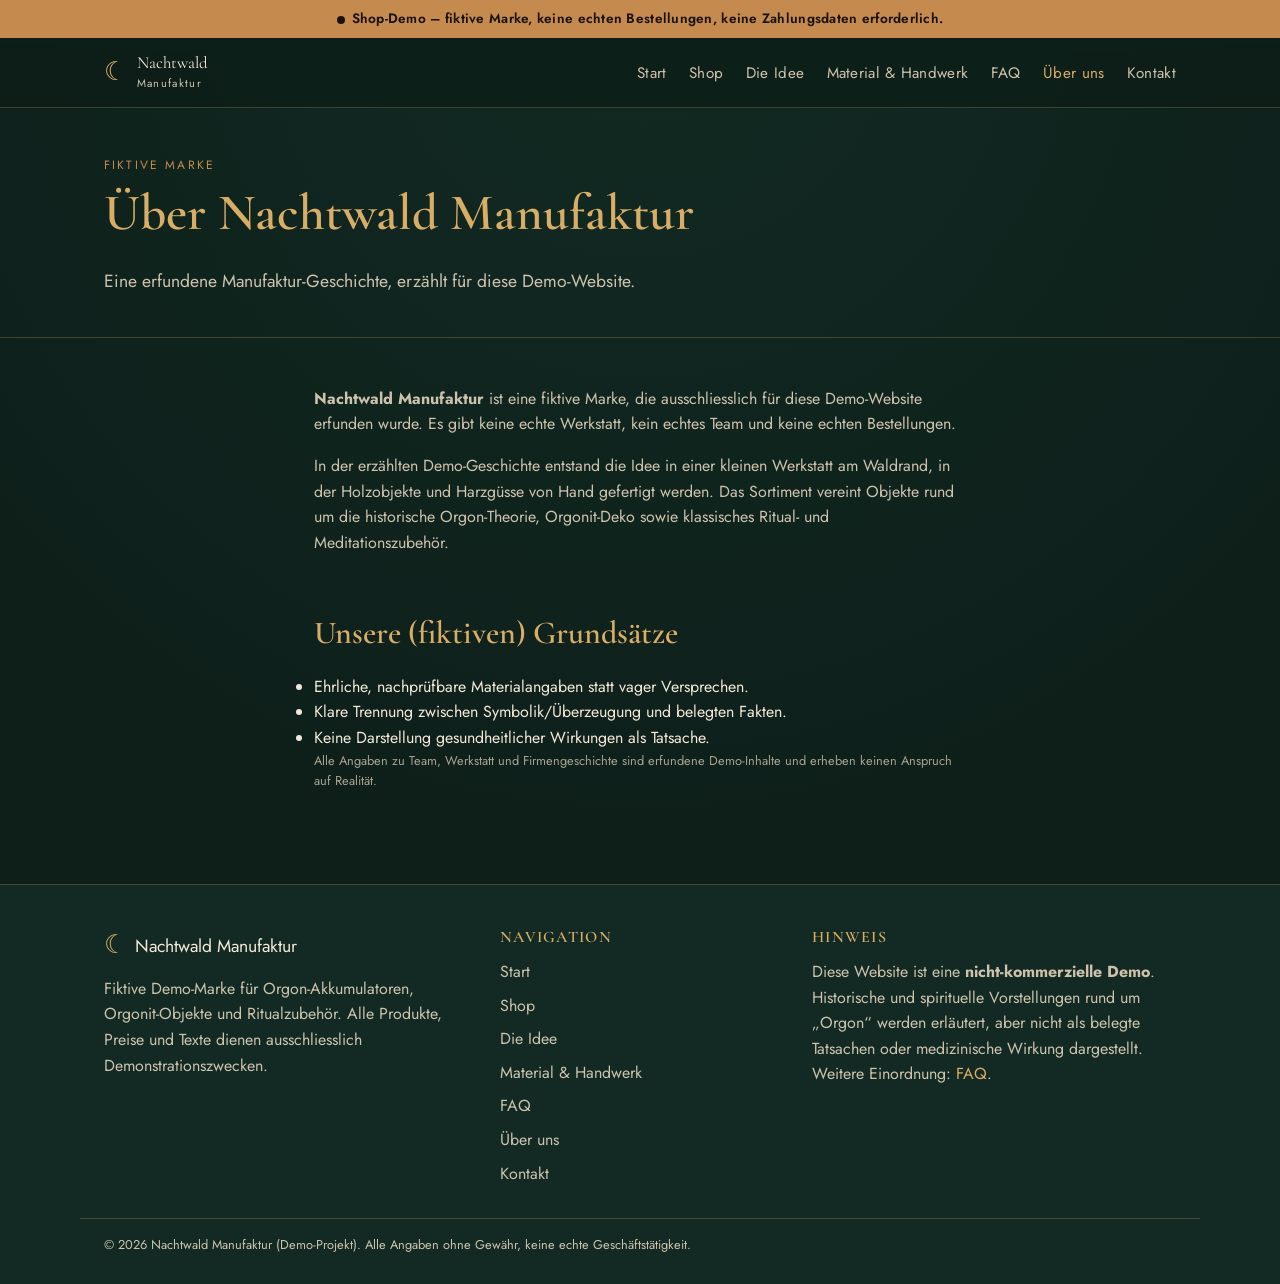
<file: ueber-uns.html>
<!DOCTYPE html>
<html lang="de">
<head>
<meta charset="UTF-8">
<meta name="viewport" content="width=device-width, initial-scale=1.0">
<title>Über uns · Nachtwald Manufaktur (Demo)</title>
<meta name="description" content="Fiktive Markengeschichte von Nachtwald Manufaktur für diese Demo-Website.">
<meta name="robots" content="noindex, nofollow">
<link rel="icon" href="assets/favicon.svg" type="image/svg+xml">
<link rel="stylesheet" href="css/style.css">
<link rel="preconnect" href="https://fonts.googleapis.com"><link href="https://fonts.googleapis.com/css2?family=Cormorant+Garamond:wght@500;600;700&family=Jost:wght@400;500&display=swap" rel="stylesheet">

</head>
<body>
<a class="skip-link" href="#inhalt">Zum Inhalt springen</a>
<div class="demo-banner" role="note"><span class="demo-banner__dot" aria-hidden="true"></span>Shop-Demo &ndash; fiktive Marke, keine echten Bestellungen, keine Zahlungsdaten erforderlich.</div>
<header class="site-header">
  <div class="wrap site-header__bar">
    <a class="brand" href="index.html">
      <span class="brand__mark" aria-hidden="true">&#9790;</span>
      <span class="brand__text">Nachtwald<br><small>Manufaktur</small></span>
    </a>
    <button class="nav-toggle" id="navToggle" aria-expanded="false" aria-controls="siteNav">
      <span></span><span></span><span></span>
      <span class="sr-only">Menü öffnen</span>
    </button>
    <nav class="site-nav" id="siteNav" aria-label="Hauptnavigation">
      <ul>
      <li><a href="index.html">Start</a></li>
<li><a href="shop.html">Shop</a></li>
<li><a href="idee.html">Die Idee</a></li>
<li><a href="material.html">Material & Handwerk</a></li>
<li><a href="faq.html">FAQ</a></li>
<li><a href="ueber-uns.html" class="is-active" aria-current="page">Über uns</a></li>
<li><a href="kontakt.html">Kontakt</a></li>
      </ul>
    </nav>
  </div>
</header>
<main id="inhalt">

<section class="page-header">
  <div class="wrap">
    <p class="eyebrow">Fiktive Marke</p>
    <h1>Über Nachtwald Manufaktur</h1>
    <p class="lead">Eine erfundene Manufaktur-Geschichte, erzählt für diese Demo-Website.</p>
  </div>
</section>
<section class="section">
  <div class="wrap prose">
    <p><strong>Nachtwald Manufaktur</strong> ist eine fiktive Marke, die ausschliesslich für diese
    Demo-Website erfunden wurde. Es gibt keine echte Werkstatt, kein echtes Team und keine echten
    Bestellungen.</p>
    <p>In der erzählten Demo-Geschichte entstand die Idee in einer kleinen Werkstatt am Waldrand,
    in der Holzobjekte und Harzgüsse von Hand gefertigt werden. Das Sortiment vereint Objekte rund
    um die historische Orgon-Theorie, Orgonit-Deko sowie klassisches Ritual- und
    Meditationszubehör.</p>
    <h2>Unsere (fiktiven) Grundsätze</h2>
    <ul>
      <li>Ehrliche, nachprüfbare Materialangaben statt vager Versprechen.</li>
      <li>Klare Trennung zwischen Symbolik/Überzeugung und belegten Fakten.</li>
      <li>Keine Darstellung gesundheitlicher Wirkungen als Tatsache.</li>
    </ul>
    <p class="fineprint">Alle Angaben zu Team, Werkstatt und Firmengeschichte sind erfundene
    Demo-Inhalte und erheben keinen Anspruch auf Realität.</p>
  </div>
</section>

</main>
<footer class="site-footer">
  <div class="wrap site-footer__grid">
    <div>
      <div class="brand brand--footer"><span class="brand__mark" aria-hidden="true">&#9790;</span> Nachtwald Manufaktur</div>
      <p>Fiktive Demo-Marke für Orgon-Akkumulatoren, Orgonit-Objekte und Ritualzubehör. Alle Produkte, Preise und Texte dienen ausschliesslich Demonstrationszwecken.</p>
    </div>
    <div>
      <h2>Navigation</h2>
      <ul class="footer-links">
        <li><a href="index.html">Start</a></li><li><a href="shop.html">Shop</a></li><li><a href="idee.html">Die Idee</a></li><li><a href="material.html">Material & Handwerk</a></li><li><a href="faq.html">FAQ</a></li><li><a href="ueber-uns.html">Über uns</a></li><li><a href="kontakt.html">Kontakt</a></li>
      </ul>
    </div>
    <div>
      <h2>Hinweis</h2>
      <p>Diese Website ist eine <strong>nicht-kommerzielle Demo</strong>. Historische und spirituelle Vorstellungen rund um „Orgon“ werden erläutert, aber nicht als belegte Tatsachen oder medizinische Wirkung dargestellt. Weitere Einordnung: <a href="faq.html">FAQ</a>.</p>
    </div>
  </div>
  <div class="wrap site-footer__bottom">
    <p>&copy; 2026 Nachtwald Manufaktur (Demo-Projekt). Alle Angaben ohne Gewähr, keine echte Geschäftstätigkeit.</p>
  </div>
</footer>
<script src="js/main.js" defer></script>
</body>
</html>
</file>
<file: css/style.css>
/* Nachtwald Manufaktur – Demo Shop. Stil: ruhige, mystische Boutique-Ästhetik. */

:root {
  --bg: #0e1f1a;
  --bg-alt: #122a23;
  --cream: #f2e9d8;
  --cream-dim: #cdc3ad;
  --copper: #c58b4e;
  --gold: #d8ad66;
  --line: rgba(216, 173, 102, 0.25);
  --max-width: 1120px;
  --radius: 10px;
  --font-head: "Cormorant Garamond", "Iowan Old Style", Georgia, serif;
  --font-body: "Jost", "Segoe UI", system-ui, sans-serif;
}

* { box-sizing: border-box; }

html { scroll-behavior: smooth; }

body {
  margin: 0;
  background: radial-gradient(circle at top, var(--bg-alt), var(--bg) 60%);
  color: var(--cream);
  font-family: var(--font-body);
  line-height: 1.6;
  -webkit-font-smoothing: antialiased;
}

img, svg { max-width: 100%; display: block; }

h1, h2, h3 { font-family: var(--font-head); font-weight: 600; color: var(--gold); margin: 0 0 0.5em; }
h1 { font-size: clamp(2.1rem, 5vw, 3.2rem); line-height: 1.1; }
h2.section__title, section h2 { font-size: clamp(1.5rem, 3vw, 2rem); }
p { margin: 0 0 1em; color: var(--cream-dim); }
a { color: var(--gold); text-decoration: none; }
a:hover, a:focus { text-decoration: underline; }
ul { margin: 0; padding: 0; }

.sr-only {
  position: absolute; width: 1px; height: 1px; overflow: hidden;
  clip: rect(0,0,0,0); white-space: nowrap;
}

.skip-link {
  position: absolute; left: -999px; top: 0; background: var(--gold); color: #10241d;
  padding: 0.5em 1em; z-index: 1000;
}
.skip-link:focus { left: 0.5em; top: 0.5em; }

.wrap { max-width: var(--max-width); margin: 0 auto; padding: 0 1.5rem; }

/* Demo banner */
.demo-banner {
  background: var(--copper); color: #1b1108; text-align: center;
  font-size: 0.85rem; font-weight: 600; letter-spacing: 0.02em;
  padding: 0.5rem 1rem;
}
.demo-banner__dot {
  display: inline-block; width: 8px; height: 8px; border-radius: 50%;
  background: #1b1108; margin-right: 0.5em; vertical-align: middle;
}

/* Header */
.site-header {
  position: sticky; top: 0; z-index: 100;
  background: rgba(14, 31, 26, 0.92); backdrop-filter: blur(6px);
  border-bottom: 1px solid var(--line);
}
.site-header__bar {
  display: flex; align-items: center; justify-content: space-between;
  padding: 0.9rem 1.5rem;
}
.brand { display: flex; align-items: center; gap: 0.6rem; color: var(--cream); }
.brand__mark { font-size: 1.6rem; color: var(--gold); }
.brand__text { font-family: var(--font-head); font-size: 1.05rem; line-height: 1.1; }
.brand__text small { font-size: 0.7rem; letter-spacing: 0.12em; color: var(--cream-dim); font-family: var(--font-body); }
.brand--footer { font-size: 1.1rem; margin-bottom: 0.6rem; gap: 0.5rem; }

.site-nav ul { display: flex; gap: 1.4rem; list-style: none; flex-wrap: wrap; }
.site-nav a { color: var(--cream-dim); font-size: 0.95rem; letter-spacing: 0.02em; white-space: nowrap; }
.site-nav a.is-active, .site-nav a:hover { color: var(--gold); }

.nav-toggle {
  display: none; flex-direction: column; justify-content: center; gap: 5px;
  width: 38px; height: 34px; background: none; border: 1px solid var(--line);
  border-radius: 6px; cursor: pointer;
}
.nav-toggle span { display: block; height: 2px; background: var(--gold); border-radius: 2px; }

@media (max-width: 760px) {
  .nav-toggle { display: flex; }
  .site-nav {
    position: absolute; left: 0; right: 0; top: 100%;
    background: var(--bg-alt); border-bottom: 1px solid var(--line);
    max-height: 0; overflow: hidden; transition: max-height 0.25s ease;
  }
  .site-nav.is-open { max-height: 420px; }
  .site-nav ul { flex-direction: column; padding: 1rem 1.5rem; gap: 0.9rem; }
}

/* Hero */
.hero { position: relative; padding: 3.5rem 0 2.5rem; overflow: hidden; }
.hero__inner { display: grid; grid-template-columns: 1.3fr 1fr; gap: 2rem; align-items: center; }
.eyebrow { text-transform: uppercase; letter-spacing: 0.18em; font-size: 0.75rem; color: var(--copper); margin-bottom: 0.8em; }
.lead { font-size: 1.1rem; max-width: 42em; }
.hero__actions { display: flex; gap: 1rem; flex-wrap: wrap; margin-top: 1.5rem; }
.hero__deco { color: var(--copper); opacity: 0.6; }
.deco-rosette--hero { max-width: 320px; margin: 0 auto; }
.deco-moons { width: 100%; height: auto; color: var(--copper); opacity: 0.5; margin-top: 2rem; }

@media (max-width: 760px) {
  .hero__inner { grid-template-columns: 1fr; }
  .hero__deco { order: -1; max-width: 220px; margin: 0 auto 1.5rem; }
}

/* Buttons */
.btn {
  display: inline-block; padding: 0.7em 1.4em; border-radius: 999px;
  font-size: 0.95rem; font-weight: 500; cursor: pointer; border: 1px solid transparent;
  transition: transform 0.15s ease, background 0.2s ease;
}
.btn--primary { background: linear-gradient(135deg, var(--gold), var(--copper)); color: #1b1108; }
.btn--primary:hover { transform: translateY(-1px); text-decoration: none; }
.btn--ghost { border-color: var(--line); color: var(--gold); background: transparent; }
.btn--ghost:hover { background: rgba(216,173,102,0.08); text-decoration: none; }

/* Sections */
.section { padding: 3rem 0; }
.section--alt { background: rgba(255,255,255,0.02); border-top: 1px solid var(--line); border-bottom: 1px solid var(--line); }
.section__intro { max-width: 46em; }
.section__cta { text-align: center; margin-top: 2rem; }
.page-header { padding: 3rem 0 1.5rem; border-bottom: 1px solid var(--line); }
.two-col { display: grid; grid-template-columns: 1fr 1fr; gap: 2.5rem; }
@media (max-width: 760px) { .two-col { grid-template-columns: 1fr; } }

.prose { max-width: 70ch; }
.prose h2 { margin-top: 1.6em; }

/* Product grid & cards */
.product-grid { display: grid; grid-template-columns: repeat(3, 1fr); gap: 1.5rem; }
.product-grid--preview { grid-template-columns: repeat(3, 1fr); }
@media (max-width: 900px) { .product-grid { grid-template-columns: repeat(2, 1fr); } }
@media (max-width: 600px) { .product-grid { grid-template-columns: 1fr; } }

.product-card {
  background: var(--bg-alt); border: 1px solid var(--line); border-radius: var(--radius);
  padding: 1.5rem; display: flex; flex-direction: column; gap: 0.5rem;
}
.product-card__media { color: var(--copper); opacity: 0.55; width: 72px; margin-bottom: 0.4rem; }
.product-card h3 { font-size: 1.15rem; margin-bottom: 0.2em; }
.product-card__short { flex-grow: 1; }
.product-card__meta { font-size: 0.82rem; color: var(--cream-dim); opacity: 0.8; }
.product-card__price { font-family: var(--font-head); font-size: 1.3rem; color: var(--gold); margin: 0.2em 0; }
.product-card__actions { display: flex; gap: 0.6rem; flex-wrap: wrap; }

/* Product detail */
.breadcrumb { font-size: 0.85rem; color: var(--cream-dim); margin-bottom: 1.5rem; }
.breadcrumb a { color: var(--cream-dim); }
.product-detail__grid { display: grid; grid-template-columns: 1fr 1.2fr; gap: 2.5rem; align-items: start; }
@media (max-width: 760px) { .product-detail__grid { grid-template-columns: 1fr; } }
.product-detail__media {
  color: var(--copper); opacity: 0.6; background: var(--bg-alt); border: 1px solid var(--line);
  border-radius: var(--radius); padding: 2rem;
}
.deco-rosette--detail { max-width: 220px; margin: 0 auto; }
.product-detail__price { font-family: var(--font-head); font-size: 1.8rem; color: var(--gold); }
.demo-tag {
  font-size: 0.65rem; vertical-align: middle; background: var(--copper); color: #1b1108;
  padding: 0.2em 0.6em; border-radius: 999px; letter-spacing: 0.05em; margin-left: 0.4em;
}
.product-detail__facts { display: grid; grid-template-columns: 1fr 1fr; gap: 1rem; margin: 1.2rem 0; }
.product-detail__facts span { display: block; font-size: 0.75rem; text-transform: uppercase; letter-spacing: 0.08em; color: var(--copper); }
.product-detail__facts p { margin: 0.2em 0 0; }
.fineprint { font-size: 0.8rem; color: var(--cream-dim); opacity: 0.8; }
.product-detail__tabs { display: grid; gap: 1.5rem; margin-top: 2.5rem; }
.product-pager {
  display: flex; justify-content: space-between; gap: 1rem; flex-wrap: wrap;
  margin-top: 2.5rem; padding-top: 1.5rem; border-top: 1px solid var(--line); font-size: 0.9rem;
}

/* Callout */
.callout {
  background: rgba(216,173,102,0.08); border: 1px solid var(--line); border-radius: var(--radius);
  padding: 1.8rem 2rem;
}
.callout--small { padding: 1.2rem 1.5rem; }
.callout h2 { margin-top: 0; }

/* Table */
.table-wrap { overflow-x: auto; margin: 1.5rem 0; }
.data-table { width: 100%; border-collapse: collapse; font-size: 0.9rem; }
.data-table th, .data-table td { text-align: left; padding: 0.7em 0.9em; border-bottom: 1px solid var(--line); }
.data-table th { color: var(--gold); font-family: var(--font-head); font-weight: 600; }

/* FAQ */
.faq-list { display: grid; gap: 0.8rem; margin-top: 1.5rem; }
.faq-item { border: 1px solid var(--line); border-radius: var(--radius); background: var(--bg-alt); overflow: hidden; }
.faq-item__question {
  width: 100%; display: flex; justify-content: space-between; align-items: center;
  background: none; border: none; color: var(--cream); font-family: var(--font-head);
  font-size: 1.05rem; padding: 1rem 1.3rem; cursor: pointer; text-align: left;
}
.faq-item__icon { color: var(--gold); font-size: 1.3rem; transition: transform 0.2s ease; }
.faq-item__answer { max-height: 0; overflow: hidden; transition: max-height 0.25s ease; padding: 0 1.3rem; }
.faq-item__answer p { padding-bottom: 1rem; margin: 0; }
.faq-item.is-open .faq-item__answer { max-height: 320px; }
.faq-item.is-open .faq-item__icon { transform: rotate(45deg); }

/* Contact form */
.demo-form { display: grid; gap: 0.9rem; margin-top: 1.5rem; }
.demo-form label { display: grid; gap: 0.3em; font-size: 0.85rem; color: var(--cream-dim); }
.demo-form input, .demo-form textarea {
  background: var(--bg-alt); border: 1px solid var(--line); border-radius: 6px;
  padding: 0.6em 0.8em; color: var(--cream); font-family: var(--font-body); font-size: 0.95rem;
}
.demo-form input:focus, .demo-form textarea:focus { outline: 2px solid var(--gold); }

/* Cart toast */
.cart-toast {
  position: fixed; bottom: 1.5rem; right: 1.5rem; background: var(--gold); color: #1b1108;
  padding: 0.8em 1.3em; border-radius: 8px; font-size: 0.9rem; max-width: 280px;
  box-shadow: 0 8px 24px rgba(0,0,0,0.35); z-index: 200;
}

/* Footer */
.site-footer { border-top: 1px solid var(--line); padding: 2.5rem 0 1rem; margin-top: 2rem; background: var(--bg-alt); }
.site-footer__grid { display: grid; grid-template-columns: 1.3fr 1fr 1.3fr; gap: 2rem; }
@media (max-width: 760px) { .site-footer__grid { grid-template-columns: 1fr; } }
.site-footer h2 { font-size: 1rem; color: var(--gold); text-transform: uppercase; letter-spacing: 0.08em; }
.footer-links { display: grid; gap: 0.5em; list-style: none; }
.footer-links a { color: var(--cream-dim); }
.site-footer__bottom { border-top: 1px solid var(--line); margin-top: 2rem; padding-top: 1rem; font-size: 0.8rem; color: var(--cream-dim); }

.link-arrow { display: inline-block; margin-top: 0.5em; }
</file>
